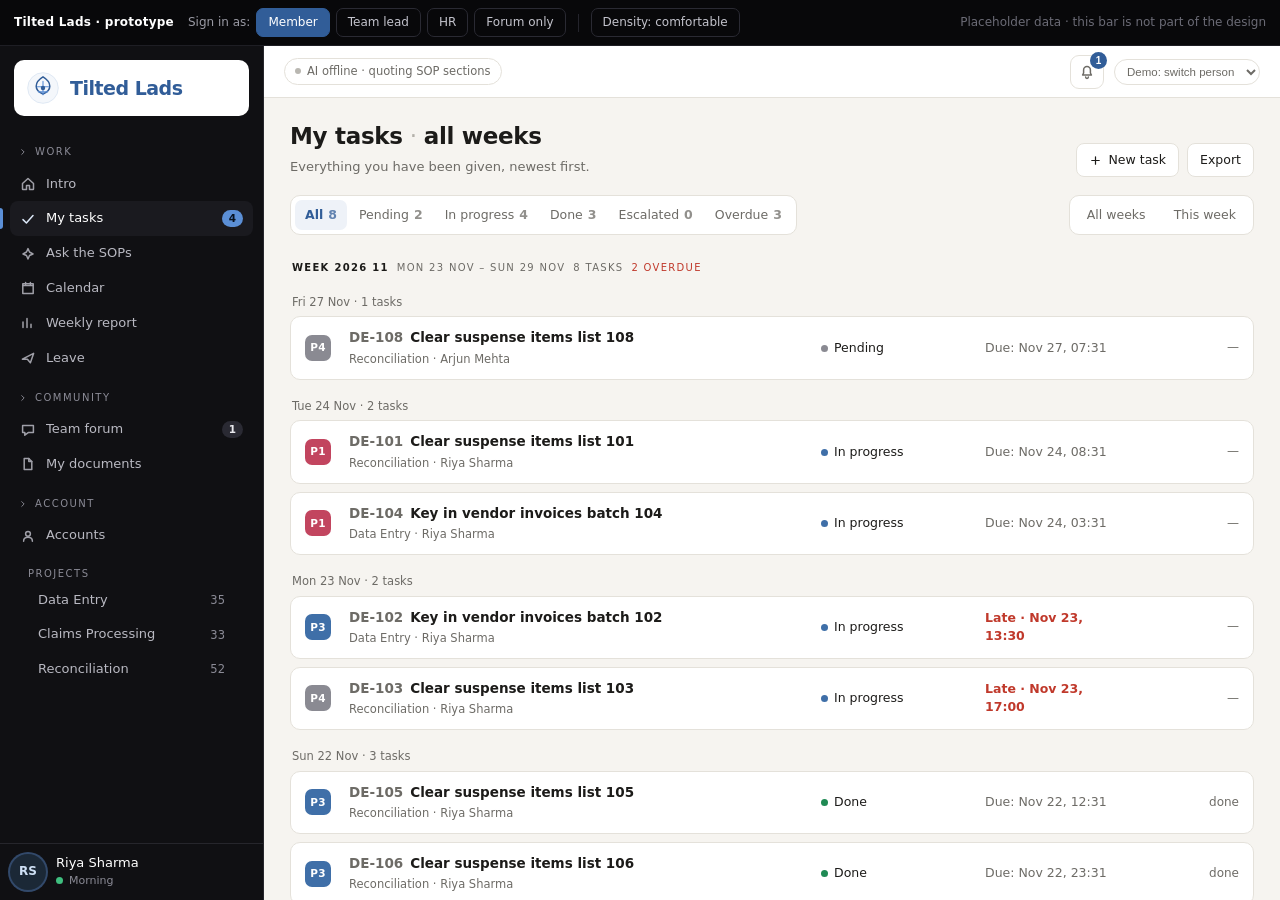
<file: prototype/shell-prototype.html>
<!doctype html>
<html lang="en">
<head>
<meta charset="utf-8">
<meta name="viewport" content="width=device-width, initial-scale=1">
<title>Tilted Lads · LeadDesk shell prototype</title>
<style>
  :root{
    --rail:#101013; --rail-2:#1a1a1f; --rail-line:#26262c;
    --on-rail:#e9e9ee; --muted-rail:#8b8b96; --accent-rail:#5b8fd6;
    --bg:#f6f4f0; --card:#ffffff; --line:#e4e1da;
    --ink:#1c1b19; --muted:#6d6b66;
    --accent:#315d98; --accent-soft:#eef2f8;
    --green:#1f8a54; --red:#c0392b; --amber:#b7791f;
  }
  *{box-sizing:border-box}
  html,body{height:100%}
  body{margin:0;background:var(--bg);color:var(--ink);
    font:14px/1.45 "Segoe UI Variable Text","Segoe UI",system-ui,-apple-system,sans-serif}
  body.compact .row{padding:7px 14px}
  body.compact .row .ttl{font-size:13px}

  /* ---------- prototype chrome, not part of the design ---------- */
  .proto{position:fixed;inset:0 0 auto 0;height:46px;z-index:100;display:flex;align-items:center;gap:6px;
    padding:0 14px;background:#08080a;border-bottom:1px solid #1e1e24;color:#9a9aa4;font-size:12px;
    overflow-x:auto;white-space:nowrap}
  .proto b{color:#fff;font-weight:600;letter-spacing:.02em;margin-right:8px;white-space:nowrap}
  .proto > span{flex:none}
  .proto .sep{width:1px;height:18px;background:#24242c;margin:0 6px;flex:none}
  .proto button{flex:none;border:1px solid #2a2a33;background:none;color:#c3c3cc;font:inherit;
    padding:5px 11px;border-radius:7px;cursor:pointer}
  .proto button:hover{border-color:#3a3a46;color:#fff}
  .proto button.on{background:var(--accent);border-color:var(--accent);color:#fff}
  .proto span.hint{margin-left:auto;color:#6b6b76;white-space:nowrap}

  /* ---------- shell ---------- */
  .app{position:fixed;inset:46px 0 0 0;display:grid;grid-template-columns:264px minmax(0,1fr)}
  .rail{background:var(--rail);color:var(--on-rail);display:flex;flex-direction:column;
    border-right:1px solid var(--rail-line);overflow:hidden}
  .plate{margin:14px;padding:11px 12px;background:#fff;border-radius:10px;display:flex;gap:10px;align-items:center}
  .plate svg{width:34px;height:34px;flex:none}
  .plate .word{font-weight:800;font-size:19px;letter-spacing:-.5px;color:var(--accent);line-height:1}
  .plate .sub{font-size:7.5px;letter-spacing:.2em;color:#7b7a76;margin-top:4px;text-transform:uppercase}
  .nav{flex:1;overflow:auto;padding:0 10px 12px}
  .nav::-webkit-scrollbar{width:8px}
  .nav::-webkit-scrollbar-thumb{background:#2a2a33;border-radius:8px}
  .grp{margin-top:8px}
  .hd{width:100%;display:flex;align-items:center;gap:7px;background:none;border:0;cursor:pointer;
    color:var(--muted-rail);font:inherit;font-size:10px;letter-spacing:.15em;text-transform:uppercase;
    padding:7px 8px}
  .hd:hover{color:#b9b9c2}
  .hd .chev{transition:transform .16s ease;display:flex}
  .hd .chev svg{transition:transform .16s ease}
  .grp.closed .hd .chev svg{transform:rotate(-90deg)}
  .grp.closed .items{display:none}
  .hd .at{width:6px;height:6px;border-radius:50%;background:var(--accent-rail);margin-left:auto}
  .grp.closed .hd .at{display:block}
  .grp:not(.closed) .hd .at{display:none}
  .item{position:relative;display:flex;align-items:center;gap:10px;padding:8px 10px;border-radius:8px;
    color:#b9b9c2;font-size:13px;cursor:pointer;user-select:none}
  .item svg{width:16px;height:16px;flex:none;opacity:.85}
  .item .lbl{flex:1;white-space:nowrap;overflow:hidden;text-overflow:ellipsis}
  .item:hover{background:var(--rail-2);color:#fff}
  .item.on{background:var(--rail-2);color:#fff}
  .item.on::before{content:"";position:absolute;left:-10px;top:7px;bottom:7px;width:3px;
    border-radius:0 3px 3px 0;background:var(--accent-rail)}
  .item.on svg{opacity:1;color:#dce8f8}
  .badge{background:#2a2a33;color:#e9e9ee;font-size:10.5px;padding:1px 7px;border-radius:999px;
    min-width:20px;text-align:center;font-weight:600}
  .item.on .badge{background:var(--accent-rail);color:#08121f}

  .proj{padding:14px 18px 0;color:var(--muted-rail);font-size:10px;letter-spacing:.15em;text-transform:uppercase}
  .proj a{position:relative;display:flex;gap:10px;align-items:center;margin:2px 0;padding:7px 10px;
    border-radius:8px;color:#b9b9c2;font-size:13px;letter-spacing:0;text-transform:none;cursor:pointer}
  .proj a:hover{background:var(--rail-2);color:#fff}
  .proj a.on{background:var(--rail-2);color:#fff}
  .proj a.on::before{content:"";position:absolute;left:-10px;top:6px;bottom:6px;width:3px;
    border-radius:0 3px 3px 0;background:var(--accent-rail)}
  .proj .n{margin-left:auto;color:var(--muted-rail);font-size:11.5px}

  .foot{border-top:1px solid var(--rail-line);padding:10px;display:flex;gap:10px;align-items:center;cursor:pointer}
  .foot:hover{background:#15151a}
  .ava{width:36px;height:36px;border-radius:50%;display:grid;place-items:center;flex:none;
    background:#1b2836;color:#cfe0f5;font-weight:700;font-size:12px;
    box-shadow:0 0 0 2px rgba(91,143,214,.45)}
  .foot .nm{font-size:13px;color:#fff;line-height:1.2}
  .foot .sh{display:flex;gap:6px;align-items:center;font-size:11px;color:var(--muted-rail);margin-top:2px}
  .sh i{width:7px;height:7px;border-radius:50%;background:#4a4a55;display:block}
  .sh i.on{background:#3fbf7f}

  main{display:flex;flex-direction:column;min-width:0;overflow:hidden}
  .top{flex:none;height:52px;display:flex;align-items:center;gap:10px;padding:0 20px;
    background:var(--card);border-bottom:1px solid var(--line)}
  .pill{border:1px solid var(--line);border-radius:999px;padding:4px 10px;font-size:11.5px;
    color:var(--muted);display:flex;gap:6px;align-items:center}
  .pill i{width:6px;height:6px;border-radius:50%;background:#b9b7b1;display:block}
  .iconbtn{position:relative;width:34px;height:34px;border-radius:9px;border:1px solid var(--line);
    background:#fff;display:grid;place-items:center;cursor:pointer;color:var(--muted)}
  .iconbtn:hover{border-color:#cfd8e6;color:var(--ink)}
  .iconbtn .bub{position:absolute;top:-4px;right:-4px;min-width:17px;height:17px;border-radius:999px;
    background:var(--accent);color:#fff;font-size:10px;font-weight:700;display:grid;place-items:center;
    padding:0 4px}
  .spacer{margin-left:auto}
  .content{overflow:auto;padding:22px 26px 60px}

  /* ---------- page ---------- */
  .head{display:flex;align-items:flex-end;gap:16px;margin-bottom:16px}
  h1{margin:0;font-size:23px;letter-spacing:-.3px}
  .head .dot{color:#b3b0a9;font-weight:400;margin:0 7px}
  .sub{color:var(--muted);font-size:13px;margin-top:5px}
  .actions{margin-left:auto;display:flex;gap:8px;flex:none}
  .btn{border:1px solid var(--line);background:#fff;color:var(--ink);font:inherit;font-size:12.5px;
    padding:7px 12px;border-radius:8px;cursor:pointer;display:flex;gap:7px;align-items:center}
  .btn:hover{border-color:#cfd8e6}
  .btn.primary{background:var(--accent);border-color:var(--accent);color:#fff}
  .btn.primary:hover{background:#2b528a}

  .bar{position:sticky;top:0;z-index:6;display:flex;align-items:center;gap:10px;
    background:var(--bg);padding:2px 0 10px}
  .chips{display:flex;gap:2px;background:var(--card);border:1px solid var(--line);
    border-radius:10px;padding:4px;overflow-x:auto}
  .chip{border:0;background:none;font:inherit;font-size:12.5px;color:var(--muted);padding:6px 10px;
    border-radius:7px;cursor:pointer;white-space:nowrap}
  .chip b{font-weight:600;opacity:.75;margin-left:5px}
  .chip:hover{color:var(--ink)}
  .chip.on{background:var(--accent-soft);color:var(--accent);font-weight:600}
  .toggle{margin-left:auto;display:flex;gap:2px;background:var(--card);border:1px solid var(--line);
    border-radius:10px;padding:4px;flex:none}
  .toggle button{border:0;background:none;font:inherit;font-size:12.5px;color:var(--muted);
    padding:6px 13px;border-radius:7px;cursor:pointer}
  .toggle button.on{background:#fff;color:var(--ink);font-weight:600;
    box-shadow:0 1px 2px rgba(20,30,50,.13);outline:1px solid var(--line)}

  .weekh{position:sticky;top:52px;z-index:5;background:var(--bg);display:flex;flex-wrap:wrap;gap:8px;
    align-items:center;padding:16px 2px 8px;font-size:10px;letter-spacing:.13em;text-transform:uppercase;
    color:var(--muted)}
  .weekh b{color:var(--ink);font-weight:600;letter-spacing:.13em}
  .weekh .now{background:var(--accent-soft);color:var(--accent);border-radius:999px;padding:2px 8px;
    font-size:9.5px;font-weight:700;letter-spacing:.1em}
  .weekh .late{color:var(--red)}
  .dayh{font-size:11.5px;color:var(--muted);padding:10px 2px 6px}

  .row{display:grid;grid-template-columns:30px minmax(0,1fr) 150px 132px 108px;gap:14px;
    align-items:center;background:var(--card);border:1px solid var(--line);border-radius:10px;
    padding:11px 14px;margin-bottom:8px;cursor:pointer}
  .row:hover{border-color:#ccd7e6;box-shadow:0 3px 10px rgba(20,30,50,.07)}
  .p{width:26px;height:26px;border-radius:7px;display:grid;place-items:center;color:#fff;
    font-size:10.5px;font-weight:700;letter-spacing:.02em}
  .p1{background:#c2455f}.p2{background:#b7791f}.p3{background:#3f6fa8}.p4{background:#8a8a92}
  .ttl{font-size:13.5px;font-weight:600;overflow:hidden;text-overflow:ellipsis;white-space:nowrap}
  .code{color:var(--muted);font-weight:600;margin-right:7px;font-variant-numeric:tabular-nums}
  .meta{font-size:11.5px;color:var(--muted);margin-top:3px;overflow:hidden;text-overflow:ellipsis;white-space:nowrap}
  .st{display:flex;align-items:center;gap:6px;font-size:12.5px}
  .st i{width:7px;height:7px;border-radius:50%;display:block;flex:none}
  .due{font-size:12.5px;color:var(--muted)}
  .due.late{color:var(--red);font-weight:600}
  .when{font-size:12px;color:var(--muted);text-align:right}
  .noev{display:inline-flex;gap:4px;align-items:center;font-size:10.5px;color:var(--red);margin-top:3px}

  .card{background:var(--card);border:1px solid var(--line);border-radius:10px;padding:16px;
    box-shadow:0 1px 2px rgba(20,30,50,.04)}
  .empty{text-align:center;padding:52px 20px;color:var(--muted)}
  .empty h3{margin:0 0 6px;font-size:15px;color:var(--ink)}
  .grid2{display:grid;grid-template-columns:1.35fr .85fr;gap:16px;align-items:start}
  .kpis{display:grid;grid-template-columns:repeat(4,1fr);gap:10px;margin-bottom:16px}
  .kpi{background:var(--card);border:1px solid var(--line);border-radius:10px;padding:12px 14px}
  .kpi .n{font-size:22px;font-weight:700;letter-spacing:-.5px}
  .kpi .l{font-size:11.5px;color:var(--muted);margin-top:2px}
  .kpi.bad .n{color:var(--red)}

  /* ---------- forum ---------- */
  .forum{display:grid;grid-template-columns:190px minmax(0,1fr);gap:18px;align-items:start}
  .chan a{display:flex;justify-content:space-between;padding:7px 9px;border-radius:8px;font-size:13px;
    color:var(--muted);cursor:pointer}
  .chan a:hover{background:#efece6;color:var(--ink)}
  .chan a.on{background:#e9e6df;color:var(--ink);font-weight:600}
  .thread{background:var(--card);border:1px solid var(--line);border-radius:10px;padding:13px 15px;
    margin-bottom:8px;cursor:pointer}
  .thread:hover{border-color:#ccd7e6}
  .thread h4{margin:0;font-size:13.5px;display:flex;gap:8px;align-items:center}
  .thread .tm{font-size:11.5px;color:var(--muted);margin-top:4px}
  .tag{font-size:10px;background:#f1eee8;color:var(--muted);border-radius:999px;padding:2px 8px;font-weight:600}
  .tag.q{background:#fdf2e2;color:#8a5a12}
  .post{padding:11px 0;border-top:1px solid #f1eee8;font-size:13px}
  .post .who{font-weight:600;font-size:12.5px}
  .post .when{text-align:left;font-size:11px;color:var(--muted);margin-left:7px;font-weight:400}
  .mention{background:#e8f0fb;color:#2b5a92;border-radius:5px;padding:1px 5px;font-weight:600}
  .mention.all{background:#fdeaea;color:#a5352a}

  /* ---------- slide-over ---------- */
  .scrim{position:fixed;inset:46px 0 0 0;background:rgba(16,16,19,.28);z-index:60;display:none}
  .scrim.on{display:block}
  .panel{position:fixed;top:46px;right:0;bottom:0;width:470px;max-width:92vw;background:var(--card);
    border-left:1px solid var(--line);box-shadow:-16px 0 40px rgba(16,22,35,.16);z-index:61;
    overflow:auto;padding:22px 24px 48px;display:none}
  .panel.on{display:block}
  .panel h2{margin:0 0 4px;font-size:18px}
  .panel .ph{font-size:11.5px;color:var(--muted);display:flex;gap:8px;align-items:center;flex-wrap:wrap}
  .sect{margin-top:22px}
  .sect h5{margin:0 0 8px;font-size:10px;letter-spacing:.14em;text-transform:uppercase;color:var(--muted)}
  .quote{border-left:3px solid var(--accent);background:#f7f9fc;padding:10px 12px;border-radius:0 8px 8px 0;
    font-size:12.5px;color:#33404f}
  .quote .src{display:block;margin-top:7px;font-size:11px;color:var(--muted)}
  .note{font-size:12.5px;color:#4b4a46;margin-top:9px}
  .file{display:flex;gap:10px;align-items:center;border:1px solid var(--line);border-radius:9px;
    padding:9px 11px;margin-bottom:7px;font-size:12.5px}
  .file .v{font-size:10px;background:#eef2f8;color:var(--accent);border-radius:5px;padding:1px 6px;
    font-weight:700}
  .file .lk{font-size:10.5px;color:var(--muted);margin-left:auto;display:flex;gap:4px;align-items:center}
  .drop{border:1.5px dashed #d6d2c9;border-radius:10px;padding:16px;text-align:center;color:var(--muted);
    font-size:12.5px;margin-top:8px}
  .line{height:1px;background:var(--line);margin:18px 0}
  .mini{font-size:11.5px;color:var(--muted)}
  .menu{position:fixed;left:14px;bottom:76px;width:230px;background:#fff;border:1px solid var(--line);
    border-radius:10px;box-shadow:0 18px 40px rgba(16,22,35,.22);padding:6px;z-index:70;display:none}
  .menu.on{display:block}
  .menu button{width:100%;text-align:left;border:0;background:none;font:inherit;font-size:13px;
    padding:8px 10px;border-radius:7px;cursor:pointer;color:var(--ink)}
  .menu button:hover{background:#f4f1ea}
  .menu .hr{height:1px;background:var(--line);margin:5px 4px}

  /* ---------- drawer ---------- */
  .phonebtn{display:none}
  .drawer{position:fixed;top:46px;left:0;bottom:0;width:82vw;max-width:380px;background:var(--rail);
    z-index:55;transform:translateX(-110%);transition:transform .22s ease;overflow:auto;padding:6px 10px 20px;
    border-right:1px solid var(--rail-line)}
  .drawer.on{transform:none}
  .drawer .close{position:absolute;top:10px;right:12px;border:0;background:none;color:#b8b5b0;
    font:inherit;font-size:18px;line-height:1;cursor:pointer}
  .drawer .plate{margin:38px 8px 8px}
  .drawer .foot{position:absolute;bottom:0;left:0;right:0;margin:0}

  @media (max-width:1180px){
    .app{grid-template-columns:60px minmax(0,1fr)}
    .plate{margin:10px 8px;padding:8px;justify-content:center}
    .plate .word,.plate .sub{display:none}
    .item .lbl,.item .badge,.hd span.t,.proj span.t,.foot .nm,.foot .sh,.toggle,.proj .n{display:none}
    .grp{border-top:1px solid var(--rail-line);padding-top:2px;margin-top:4px}
    .hd{justify-content:center;padding:8px 0}
    .item,.proj a{justify-content:center}
    .foot{justify-content:center}
    .row{grid-template-columns:30px minmax(0,1fr) 120px}
    .row .st,.row .when{display:none}
  }
  @media (max-width:760px){
    body.mb:not(.draweron) .phonebtn{display:flex}
    body.draweron .app .rail{display:none}
    body.draweron .scrim{display:block}
    .app{grid-template-columns:1fr}
    .scrim{z-index:50}
    .foot{position:sticky;bottom:0;background:var(--rail);border-top:1px solid var(--rail-line);padding:0;gap:0;margin:0 -0.7em 0 0}
    .foot .ava{border-radius:0}
  }
</style>
</head>
<body>
<div class="proto">
  <b>Tilted Lads · prototype</b>
  <span>Sign in as:</span>
  <button data-role="member">Member</button>
  <button data-role="lead">Team lead</button>
  <button data-role="hr">HR</button>
  <button data-role="forum">Forum only</button>
  <span class="sep"></span>
  <button id="density">Density: comfortable</button>
  <span class="hint">Placeholder data · this bar is not part of the design</span>
</div>
<div class="app" id="app"></div>
<div class="scrim" id="scrim"></div>
<div class="panel" id="panel"></div>
<div class="menu" id="menu">
  <button>Accounts</button>
  <button>Change password</button>
  <div class="hr"></div>
  <button>Sign out</button>
</div>
<script>
const I = {
  home:'<path d="M2.5 7.5 8 2.5l5.5 5V13a.5.5 0 0 1-.5.5H9.5v-4h-3v4H3a.5.5 0 0 1-.5-.5z"/>',
  check:'<path d="M3 8.6 6.4 12 13 4.6"/>',
  spark:'<path d="M8 2.6l1.5 3.4L13 8l-3.5 1.5L8 13l-1.5-3.5L3 8l3.5-2z"/>',
  cal:'<path d="M2.8 5.4h10.4v8H2.8z"/><path d="M2.8 5.4V3.8h10.4v1.6M5.6 2.4v2M10.4 2.4v2"/>',
  chart:'<path d="M3 12.6V7M7 12.6V3.6M11 12.6V9.2"/>',
  leave:'<path d="M2.4 9.2 13.6 3.4l-3.2 9.4-3-3.6z"/>',
  user:'<circle cx="8" cy="5.8" r="2.4"/><path d="M3.6 13.2c0-2.4 2-3.9 4.4-3.9s4.4 1.5 4.4 3.9"/>',
  forum:'<path d="M2.6 4.4h10.8v7.2H8.2l-3.4 2.6v-2.6H2.6z"/>',
  doc:'<path d="M4.2 2.6h4.6l3 3v8H4.2z"/><path d="M8.8 2.6v3h3"/>',
  lock:'<rect x="3.6" y="7" width="8.8" height="6.4" rx="1"/><path d="M5.9 7V5.4a2.1 2.1 0 0 1 4.2 0V7"/>',
  users:'<circle cx="6" cy="5.6" r="2.1"/><path d="M2.2 12.8c0-2.1 1.7-3.4 3.8-3.4s3.8 1.3 3.8 3.4"/><path d="M10.6 4.2a2 2 0 0 1 0 3.6M12.2 12.4c0-1.5-.5-2.5-1.4-3"/>',
  board:'<rect x="2.6" y="3" width="4.2" height="10" rx="1"/><rect x="9.2" y="3" width="4.2" height="6" rx="1"/>',
  bell:'<path d="M8 2.6a3.4 3.4 0 0 1 3.4 3.4v3l1 2H3.6l1-2v-3A3.4 3.4 0 0 1 8 2.6z"/><path d="M6.6 13a1.4 1.4 0 0 0 2.8 0"/>',
  plus:'<path d="M8 3.4v9.2M3.4 8h9.2"/>',
  search:'<circle cx="7" cy="7" r="3.4"/><path d="M9.6 9.6 13 13"/>',
  shield:'<path d="M8 2.4l4.6 1.8v3.6c0 2.8-1.9 4.6-4.6 5.8-2.7-1.2-4.6-3-4.6-5.8V4.2z"/>',
  clock:'<circle cx="8" cy="8" r="5.4"/><path d="M8 5v3.2l2 1.2"/>',
  chev:'<path d="M6 4.2 9.8 8 6 11.8"/>'
};
const svg = (n, s) => `<svg viewBox="0 0 16 16" width="${s||16}" height="${s||16}" fill="none"
  stroke="currentColor" stroke-width="1.5" stroke-linecap="round" stroke-linejoin="round">${I[n]||''}</svg>`;
const brandMark = `<svg viewBox="0 0 40 40" width="34" height="34">
  <circle cx="20" cy="20" r="18" fill="#f4f7fb" stroke="#dbe5f2"/>
  <path d="M20 7c5 3 8 6 8 11 0 4-3 7-8 9-5-2-8-5-8-9 0-5 3-8 8-11z" fill="none" stroke="#315d98" stroke-width="1.8"/>
  <path d="M20 12v16M13.5 18.5h13M14.5 24.5h11" stroke="#5b8fd6" stroke-width="1.3" stroke-linecap="round"/>
  <circle cx="20" cy="20" r="2.6" fill="#315d98"/>
</svg>`;

/* ---------------- real people, reduced scale ---------------- */
const PEOPLE = {
  member:  {name:'Riya Sharma',      initials:'RS', shift:'Morning',    employee:'EMP0001', roleLabel:'Team member',   role:'member'},
  lead:    {name:'Priya Kulkarni',  initials:'PK', shift:'—',         employee:'EMP0090', roleLabel:'Team lead',     role:'lead'},
  hr:      {name:'Sahil Rao (HR)',  initials:'SR', shift:'—',         employee:'EMP0120', roleLabel:'HR · Operations', role:'hr'},
  forum:   {name:'Dev Account',     initials:'DA', shift:'—',         employee:'dev',     roleLabel:'Tester · forum only', role:'forum'}
};

/* ---------------- real task data from the DB (reduced set) ---------------- */
const TASKS = [
  {code:'DE-101', title:'Clear suspense items list 101', type:'Reconciliation',      who:'Riya Sharma', p:1, st:'in_progress', dueISO:'2026-11-24T08:31', due:'Nov 24, 08:31',   late:true,  done:false},
  {code:'DE-102', title:'Key in vendor invoices batch 102', type:'Data Entry',    who:'Riya Sharma', p:3, st:'in_progress', dueISO:'2026-11-23T13:30', due:'Nov 23, 13:30',   late:true,  done:false},
  {code:'DE-103', title:'Clear suspense items list 103', type:'Reconciliation',      who:'Riya Sharma', p:4, st:'in_progress', dueISO:'2026-11-23T17:00', due:'Nov 23, 17:00',   late:true,  done:false},
  {code:'DE-104', title:'Key in vendor invoices batch 104', type:'Data Entry',    who:'Riya Sharma', p:1, st:'in_progress', dueISO:'2026-11-24T03:31', due:'Nov 24, 03:31',   late:true,  done:false},
  {code:'DE-105', title:'Clear suspense items list 105', type:'Reconciliation',      who:'Riya Sharma', p:3, st:'done',        dueISO:'2026-11-22T12:31', due:'Nov 22, 12:31',   late:false, done:true},
  {code:'DE-106', title:'Clear suspense items list 106', type:'Reconciliation',      who:'Riya Sharma', p:3, st:'done',        dueISO:'2026-11-22T23:31', due:'Nov 22, 23:31',   late:false, done:true},
  {code:'DE-107', title:'Enter claim forms - courier lot 107', type:'Data Entry',    who:'Riya Sharma', p:2, st:'done',        dueISO:'2026-11-22T05:31', due:'Nov 22, 05:31',   late:false, done:true},
  {code:'DE-108', title:'Clear suspense items list 108', type:'Reconciliation',      who:'Arjun Mehta',  p:4, st:'pending',     dueISO:'2026-11-27T07:31', due:'Nov 27, 07:31',   late:false, done:false}
];

const GUIDE = {
  Data_Entry: 'Data Entry and Reconciliation SOP v2.0 · section 3 (data entry quality checks). ' +
    'All amounts above Rs. 50,000 are double-keyed: a second person enters the amount independently and the system compares both entries. ' +
    'Dates are entered as DD-MM-YYYY; PAN and GSTIN fields are copied, never retyped.',
  Reconciliation: 'Data Entry and Reconciliation SOP v2.0 · section 2 (shift handover). ' +
    'The outgoing shift writes a handover note in the team tracker 15 minutes before shift end, listing open items, items waiting on the client ' +
    'and anything due in the next shift. Open items older than 2 days must be flagged to the Team Lead in the handover.'
};

const ST = {pending:'Pending', in_progress:'In progress', done:'Done', escalated:'Escalated'};

const TODAY = '2026-11-23'; // prototype clock, trimmed

const TAGS = [
  ['All',8],['Pending',2],['In progress',4],['Done',3],['Escalated',0],['Overdue',3]
];

const THREADS = [
  {title:'Batch 77 keyed twice — how do I reverse it?', by:'Arjun Mehta', at:'Tue, Nov 24', kind:'question',
   mentions:['@Priya Kulkarni'],
   replies:[{by:'Riya Sharma', text:'The duplicate payment check covers keyed batches; send the reversal form plus the batch screenshot before I close it.', at:'Tue, 10:14'}]},
  {title:'SOP gap: refund approval limit unknown', by:'Riya Sharma', at:'Mon, Nov 23', kind:'question',
   mentions:[],
   replies:[]},
  {title:'Shift handover — Evening shift', by:'Priya Kulkarni', at:'Mon, Nov 23', kind:'update',
   mentions:['@Arjun Mehta','@Riya Sharma'],
   replies:[{by:'Arjun Mehta', text:'Evening queue: two suspense items plus one refund pending on client input.', at:'Mon, 18:52'}]},
];

const VAULT = [
  {emp:'Riya Sharma',       dept:'Operations',  type:'offer_letter',    name:'EMP0001_offer_letter.pdf'},
  {emp:'Riya Sharma',       dept:'Operations',  type:'id_proof',        name:'EMP0001_id_proof_scan.png'},
  {emp:'Riya Sharma',       dept:'Operations',  type:'appraisal',       name:'EMP0001_appraisal_2025.docx'},
  {emp:'Arjun Mehta',       dept:'Operations',  type:'warning_letter', name:'EMP0002_warning_letter.pdf'},
  {emp:'Arjun Mehta',       dept:'Operations',  type:'appraisal',       name:'EMP0002_appraisal_2025.docx'},
  {emp:'Arjun Mehta',       dept:'Operations',  type:'id_proof',        name:'EMP0002_passport_scan.jpg'},
];

const CHANNNELS = ['#general','#claims','#data-entry'];

/* ---------------- state ---------------- */
const S = {role:'member', view:null, project:null, closed:{}, compact:false, range:'all', drawer:false, thread:null, tag:'All', toggled:{}};

function scopeForTasks(){
  if(S.project) return S.project;
  if(S.role==='lead'||S.role==='hr') return 'whole team';
  return S.range==='week' ? 'this week' : 'all weeks';
}

function taskDateKey(t){ return (t.dueISO||'').slice(0,10); }
function fmtDay(dd){ const m=['Jan','Feb','Mar','Apr','May','Jun','Jul','Aug','Sep','Oct','Nov','Dec'];
  const y=+dd.slice(0,4), mo=+dd.slice(5,7)-1, d=+dd.slice(8,10);
  const names=['Mon','Tue','Wed','Thu','Fri','Sat','Sun'];
  const dt=new Date(Date.UTC(y,mo,d));
  return names[(dt.getUTCDay()+6)%7]+' '+d+' '+m[mo]; }
function weekGroups(){
  const weeks = {};
  for(const t of TASKS){ const dk=(t.dueISO||'').slice(0,7); weeks[dk]=weeks[dk]||[]; weeks[dk].push(t); }
  const dks = Object.keys(weeks).sort().reverse();
  const dk = dks[0];
  const ts = weeks[dk];
  const dayMap = {};
  for(const t of ts){ const dd=(t.dueISO||'').slice(0,10); dayMap[dd]=dayMap[dd]||[]; dayMap[dd].push(t); }
  const groups = Object.keys(dayMap).sort().reverse().map(dd=>({day:fmtDay(dd), rows:dayMap[dd]}));
  const overdue = ts.filter(t=>!t.done && (t.dueISO||'')<=TODAY+'T23:59').length;
  const label = 'WEEK ' + dk.replace('-',' ');
  const dates = 'MON 23 NOV – SUN 29 NOV';
  return {label, dates, tasks:ts.length, overdue, groups};
}

function taskRows(rows){
  return rows.map(t=>{
    const eff = S.toggled && S.toggled[t.code] !== undefined ? (S.toggled[t.code] ? 'done' : 'pending') : t.st;
    const effDone = S.toggled && S.toggled[t.code] !== undefined ? (S.toggled[t.code] ? true : false) : t.done;
    const effLate = !effDone && (t.dueISO||'') <= (TODAY+'T23:59');
    return `
    <div class="row" data-task="${t.code}">
      <div class="p p${t.p}">P${t.p}</div>
      <div>
        <div class="ttl"><span class="code">${t.code}</span>${t.title}</div>
        <div class="meta">${t.type} · ${t.who}</div>
      </div>
      <div class="st" data-task-status="${t.code}"><i style="background:${stColor(eff)}"></i>${ST[eff]}</div>
      <div class="due${effLate?' late':''}">${effLate?'Late · ':'Due: '}${t.due}</div>
      <div class="when">${effDone?'done':'—'}</div>
    </div>`;}).join('');
}
function stColor(s){ return {pending:'#8a8a92', in_progress:'#3f6fa8', done:'#1f8a54', escalated:'#c0392b'}[s] || '#8a8a92'; }

function pageHead(screen, scope, sub, actions){
  return `<div class="head"><div><h1>${screen}<span class="dot">·</span>${scope}</h1>
    <div class="sub">${sub}</div></div>
    <div class="actions">${actions||''}</div></div>`;
}

function viewTasks(){
  const isLead = S.role==='lead'||S.role==='hr';
  const wg = weekGroups();
  const chips = TAGS.map((c,i)=>`<button class="chip ${S.tag===c[0]?'on':''}" data-tag>${c[0]}<b>${c[1]}</b></button>`).join('');
  return `
    ${pageHead(S.role==='lead'?'Tracker':'My tasks', scopeForTasks(),
      S.role==='lead'?'Everything the team has been given, newest first.':'Everything you have been given, newest first.',
      `<button class="btn" data-action2>${svg('plus',13)} New task</button><button class="btn">Export</button>`)}
    <div class="bar">
      <div class="chips">${chips}</div>
      <div class="toggle"><button data-range="all">All weeks</button><button data-range="week">This week</button></div>
    </div>
    <div class="weekh"><b>${wg.label}</b><span>${wg.dates}</span>
      ${S.range==='week'?`<span class="now">This week</span>`:''}
      <span>${wg.tasks} tasks</span><span class="${wg.overdue?'late':''}">${wg.overdue} overdue</span></div>
    ${wg.groups.map(g=>`<div class="dayh">${g.day} · ${g.rows.length} tasks</div>${taskRows(g.rows)}`).join('')}
  `;
}

function viewForum(){
  const open = S.thread ? THREADS.find(t=>t.title===S.thread) : null;
  const shown = open ? [open] : THREADS;
  const threads = shown.map(t=>`
        <div class="thread" data-task="thread">
          <h4>${t.title} <span class="tag ${t.kind==='question'?'q':''}">${t.kind}</span></h4>
          <div class="tm">${t.by} · ${t.at} · ${t.replies.length} replies · pings: ${t.mentions.join(', ')||'none'}</div>
        </div>`).join('');
  const active = S.thread ? '#claims' : (S.channel||'#general');
  const list = open ? `<div class="thread" data-task="thread">${threadHtml(open)}</div>` : threads;
  function threadHtml(t){
    return `<div class="thread" data-task="thread">
          <h4>${t.title} <span class="tag ${t.kind==='question'?'q':''}">${t.kind}</span></h4>
          <div class="tm">${t.by} · ${t.at} · ${t.replies.length} replies · pings: ${t.mentions.join(', ')||'none'}</div>
          ${t.replies.map(r=>`<div class="post"><span class="who">${r.by}</span><span class="when">${r.at}</span>
            <div style="margin-top:5px">${r.text}</div></div>`).join('')}
          ${t.replies.length===0?'<div class="mini" style="margin-top:8px">No replies yet — be the first.</div>':''}
        </div>`;
  }
  return `
    ${pageHead('Team forum', active, 'Doubts, problems and work talk — one channel per queue, threads inside.')}
    <div class="forum">
      <div class="card chan">
        <div class="mini" style="margin-bottom:8px">Channels</div>
        ${CHANNNELS.map(c=>`<a class="${c===active?'on':''}" data-channel="${c}">${c}</a>`).join('')}
      </div>
      <div>${list}</div>
      <div class="card" style="margin-top:14px">
        <h4 style="margin:0;font-size:13.5px">${open?open.title:'Open a thread to reply'}</h4>
        ${open?`<div class="mini" style="margin-top:8px">Reply in the thread… type <b>@</b> to mention a person</div>`:''}
      </div>
    </div>
  `;
}

function viewVault(){
  return `
    ${pageHead('Document vault', 'Operations', 'Encrypted documents for the reduced demo scope. Uploads, audits and retention all write through the vault layer.', `<button class="btn primary">${svg('plus',13)} Upload</button>`)}
    <div class="bar"><div class="chips">
      ${[['All',6],['offer_letter',2],['id_proof',2],['appraisal',2],['warning_letter',0]].map((c,i)=>
        `<button class="chip ${i===0?'on':''}">${c[0]}<b>${c[1]}</b></button>`).join('')}
    </div><div class="toggle"><button data-range="all">Encrypted</button><button>Audit</button></div></div>
    ${VAULT.map(d=>`
      <div class="row" data-task="vault" style="grid-template-columns:30px minmax(0,1fr) 190px 150px">
        <div class="p p3" style="background:#eef2f8;color:var(--accent)">${svg('lock',13)}</div>
        <div><div class="ttl">${d.type.replace('_',' ')} — ${d.name}</div>
          <div class="meta">${d.emp} · ${d.dept}</div></div>
        <div class="due">Uploaded Oct 12 · scan (OCR)</div>
        <div class="when" style="color:var(--green)">encrypted · AES-256</div>
      </div>`).join('')}
    <div class="mini" style="margin-top:12px">Every view and download writes an audit entry. Clicking a document shows the stored bytes next to the decrypted text.</div>
  `;
}

function viewPlaceholder(label, blurb){
  return `${pageHead(label, S.project||'team', blurb)}\n    <div class="card empty"><h3>${label} — sketched, not built</h3>\n      <div>${blurb} This page is a placeholder in the prototype; the layout follows the tracker conventions.</div></div>`;
}

function viewOverview(){
  const openTasks = TASKS.filter(t=>!t.done).length;
  const overdue = TASKS.filter(t=>!t.done && (t.due||'')<=TODAY).length;
  return `${pageHead('Overview', 'today', 'What needs you first, counted from live data.')}
    <div class="kpis">
      <div class="kpi"><div class="n">${TASKS.length}</div><div class="l">tasks on the board</div></div>
      <div class="kpi bad"><div class="n">${overdue}</div><div class="l">overdue</div></div>
      <div class="kpi"><div class="n">${openTasks}</div><div class="l">open now</div></div>
      <div class="kpi"><div class="n">${VAULT.length}</div><div class="l">encrypted docs (demo)</div></div>
    </div>
    <div class="grid2">
      <div class="card"><div class="mini" style="margin-bottom:10px">Needs you first</div>
        ${[['Escalated: two claims tasks with no owner','DE-101 · 2 days late'],['Open tasks older than 2 days','3 open'],['Done tasks with no evidence','1 this week']].map(r=>`
          <div style="display:flex;gap:10px;align-items:center;padding:9px 0;border-top:1px solid #f1eee8">
            <span class="p p1" style="width:22px;height:22px;font-size:9px">!</span>
            <div><div style="font-size:13px;font-weight:600">${r[0]}</div><div class="mini">${r[1]}</div></div></div>`).join('')}
      </div>
      <div class="card"><div class="mini" style="margin-bottom:10px">Workload</div>
        ${[['Load line','1 person · ' + TASKS.filter(t=>t.who==='Riya Sharma').length + ' open tasks'],['Team average','—'],['Most loaded','Riya Sharma · ' + TASKS.filter(t=>t.who==='Riya Sharma').length + ' tasks']].map(r=>`
          <div style="display:flex;justify-content:space-between;padding:8px 0;border-top:1px solid #f1eee8;font-size:12.5px">
            <span class="mini">${r[0]}</span><b>${r[1]}</b></div>`).join('')}
      </div>
    </div>`;
}

/* ---------------- task detail panel ---------------- */
function openTask(code){
  const panel = document.getElementById('panel');
  const t = TASKS.find(x=>x.code===code) || {code:code,title:'Placeholder task',type:'Data Entry',who:'Riya Sharma',st:'in_progress',due:'—',p:3,done:false,late:false};
  const isDone = !!t.done || (localStorage.getItem('tl-done-'+code)?true:false) || (S.doneSet||{})[code];
  panel.innerHTML = `
    <div class="ph"><span class="p p${t.p}" style="width:24px;height:24px;font-size:10px">P${t.p}</span>
      <span class="code">${t.code}</span><span>${t.type}</span><span>·</span><span>${t.who}</span></div>
    <h2 style="margin-top:10px">${t.title}</h2>
    <div class="ph" style="margin-top:8px"><span class="st"><i style="background:${stColor(t.st)}"></i>${ST[t.st]}</span>
      <span>·</span><span>due ${t.due}</span></div>

    <div class="sect"><h5>How to do this task</h5>
      <div class="quote">${GUIDE[t.type]||'Guide for '+t.type}</div>
      <div class="note"><b>Lead's note:</b> Client has not sent the signed form; waiting since yesterday.</div>
      <div class="mini" style="margin-top:8px">AI draft: off for this task. The lead can turn it on per task.</div>
    </div>

    <div class="sect"><h5>Evidence</h5>
      <div class="file"><span class="v">v2</span> ${t.code.toLowerCase()}-evidence-2.pdf
        <span class="lk">${svg('lock',12)} locked</span></div>
      <div class="drop">${svg('plus',14)}<div style="margin-top:6px">Drop a file, or click to upload</div>
        <div class="mini" style="margin-top:4px">PDF, PNG, JPG · encrypted before it is written</div></div>
      <div class="mini" style="margin-top:8px">A submitted file cannot be edited or deleted. To correct it, ask your lead — the new file is added as v3 and v2 stays visible.</div>
      <div style="margin-top:10px"><button class="btn">Request correction</button></div>
    </div>

    <div class="sect"><h5>Notes and explanation</h5>
      <div class="note">Upload the signed form and the batch screenshot; the reference number is on the second page.</div>
      <div class="drop" style="text-align:left;padding:9px 12px;margin-top:10px">Add a note…</div>
    </div>

    <div class="line"></div>
    <div class="mini">Change history: created ${t.due} · status ${t.st}</div>
    <div style="margin-top:14px"><button class="btn" data-close>Close</button></div>
  `;
  panel.classList.add('on');
  document.getElementById('scrim').classList.add('on');
}

/* ---------------- render ---------------- */
function rail(){
  const R = PEOPLE[S.role];
  const groups = [
    {label:'Work', items:[
      ['home','Intro',svg('home')],
      ['tasks','My tasks',svg('check')],
      ['ask','Ask the SOPs',svg('spark')],
      ['calendar','Calendar',svg('cal')],
      ['weekly','Weekly report',svg('chart')],
      ['leave','Leave',svg('leave')]
    ]},
    {label:'Community', items:[['forum','Team forum',svg('forum')],['docs','My documents',svg('doc')]]},
    {label:'Account', items:[['accounts','Accounts',svg('user')]]}
  ].map(g=>{
    const closed = S.closed[g.label];
    const at = false;
    return `<div class="grp ${closed?'closed':''}" data-grp="${g.label}">
      <button class="hd"><span class="chev">${svg('chev',10)}</span><span class="t">${g.label}</span>${at?'<i class="at"></i>':''}</button>
      <div class="items">${g.items.map(i=>{
        const on = S.view===i[0];
        const badge = i[0]==='tasks' ? (S.role==='member'?4:4) : (i[0]==='forum'?1:undefined);
        return `<div class="item ${on?'on':''}" data-view="${i[0]}">${i[2]}<span class="lbl">${i[1]}</span>${badge?`<span class="badge">${badge}</span>`:''}</div>`;
      }).join('')}</div></div>`;
  }).join('');
  const proj = R.role==='hr'||R.role==='forum' ? '' : `
    <div class="proj"><span class="t">Projects</span>
      <a class="${S.project==='Data Entry'?'on':''}" data-project="Data Entry"><span class="t">Data Entry</span><span class="n">35</span></a>
      <a class="${S.project==='Claims Processing'?'on':''}" data-project="Claims Processing"><span class="t">Claims Processing</span><span class="n">33</span></a>
      <a class="${S.project==='Reconciliation'?'on':''}" data-project="Reconciliation"><span class="t">Reconciliation</span><span class="n">52</span></a>
    </div>`;
  return `<aside class="rail">
    <div class="plate">${brandMark}<div><div class="word">Tilted Lads</div></div></div>
    <nav class="nav">${groups}${proj}</nav>
    <div class="foot" id="foot">
      <div class="ava">${R.initials}</div>
      <div><div class="nm">${R.name}</div>
        <div class="sh"><i class="${R.shift&&R.shift!=='—'?'on':''}"></i>${R.shift==='—'?'On shift · ends 18:00':R.shift}</div></div>
    </div>
  </aside>`;
}

function topbar(){
  return `<div class="top">
    <button class="iconbtn phonebtn" data-drawer>☰</button>
    <span class="pill"><i></i>AI offline · quoting SOP sections</span>
    <div class="spacer"></div>
    <button class="iconbtn" title="Notifications">${svg('bell')}<span class="bub">${S.role==='member'?1:0}</span></button>
    <select class="pill" style="padding:5px 8px;background:#fff">
      <option>Demo: switch person</option><option>Team lead</option><option>HR</option>
    </select>
  </div>`;
}

function content(){
  const v = S.view;
  if(v==='tasks') return viewTasks();
  if(v==='forum') return viewForum();
  if(v==='vault') return viewVault();
  if(v==='home') return viewOverview();
  if(v==='accounts') return viewPlaceholder('Accounts','Your details, your password, and which devices are signed in.');
  if(v==='weekly') return viewPlaceholder('Weekly report','What was done this week, by person and by queue.');
  if(v==='calendar') return viewPlaceholder('Calendar','Deadlines and interview slots in one agenda.');
  if(v==='leave') return viewPlaceholder('Leave','Your leave balance and requests, against the shift rota.');
  if(v==='ask') return viewPlaceholder('Ask the SOPs','Answers from the uploaded SOPs, with the document and section.');
  if(v==='needs') return viewPlaceholder('Needs lead','Questions the SOPs could not answer. Also the list of gaps in the SOPs.');
  if(v==='soplib') return viewPlaceholder('SOP library','Upload a PDF or DOCX, see how it was split into sections.');
  if(v==='workload') return viewPlaceholder('Workload','Tasks per person, overdue, due today, and who is over the line.');
  if(v==='audit') return viewPlaceholder('Audit log','Every upload, view, download and search, in a hash-chained log.');
  if(v==='proof') return viewPlaceholder('System proof','The measured numbers: eval scores, ciphertext entropy, audit chain.');
  if(v==='docs') return viewPlaceholder('My documents','The HR documents that belong to you.');
  if(v==='avail') return viewPlaceholder('Availability','The slots you publish for candidates to book.');
  if(v==='feedback') return viewPlaceholder('Feedback','Structured ratings, hidden until you submit your own.');
  if(v==='thread') return viewForum();
  if(v==='iv') return viewPlaceholder('Interviews','Booking, status and feedback for candidate interviews.');
  return viewPlaceholder('Page','Placeholder.');
}

function render(){
  const R = PEOPLE[S.role];
  if(!S.view) S.view = 'tasks';
  const app = document.getElementById('app');
  app.innerHTML = rail() + `<main>${topbar()}<div class="content">${content()}</div></main>`
    + `<div class="drawer">${rail()}<button class="close" data-close2>&times;</button></div>`;
  const mob = window.matchMedia('(max-width:760px)').matches;
  document.body.classList.toggle('mb', mob);
  document.body.classList.toggle('draweron', mob && S.drawer);
  const d = document.querySelector('.drawer');
  d.classList.toggle('on', mob && S.drawer);
  document.querySelectorAll('.proto [data-role]').forEach(b=>b.classList.toggle('on', b.dataset.role===S.role));
}

function closeDrawer(){ if(S.drawer){ S.drawer = false; render(); } }
document.addEventListener('click', e=>{
  const t = e.target.closest('[data-role],[data-view],[data-grp],[data-project],[data-task],[data-task-status],[data-clear],[data-channel],[data-close],[data-drawer],[data-close2],[data-range],[data-action],[data-action2],[data-chip]');
  if(e.target.id==='density'){
    S.compact = !S.compact;
    document.body.classList.toggle('compact', S.compact);
    e.target.textContent = 'Density: ' + (S.compact?'compact':'comfortable');
    e.target.classList.toggle('on', S.compact);
    return;
  }
  if(!t) { document.getElementById('menu').classList.remove('on'); closeDrawer(); return; }
  if(t.matches('[data-drawer]')){ S.drawer = !S.drawer; render(); return; }
  if(t.matches('[data-close2]')){ S.drawer = false; render(); return; }
  if(window.matchMedia('(max-width:760px)').matches && S.drawer){ S.drawer = false; render(); return; }
  if(t.dataset.range){ S.range = t.dataset.range; render(); return; }
  if(t.dataset.action2){ return; }
  if(t.dataset.tag){ S.tag = t.textContent.replace(/[0-9]/g,'').trim(); render(); return; }
  if(t.dataset.role){
    S.role = t.dataset.role; S.view = 'tasks'; S.project = null; S.channel = null; S.thread = null;
    render(); window.scrollTo(0,0); return;
  }
  if(t.dataset.grp){ S.closed[t.dataset.grp] = !S.closed[t.dataset.grp]; render(); return; }
  if(t.dataset.view){ S.view = t.dataset.view; S.channel = null; S.thread = null; render(); return; }
  if(t.dataset.project){
    S.project = S.project===t.dataset.project ? null : t.dataset.project;
    S.view = S.role==='hr'||S.role==='forum' ? 'forum' : 'tasks';
    render(); return;
  }
  if(t.dataset.channel){ S.channel = t.dataset.channel; S.view='forum'; render(); return; }
  if(t.matches('[data-task-status]')){ S.toggled = S.toggled||{}; S.toggled[t.dataset.taskStatus] = !S.toggled[t.dataset.taskStatus]; render(); return; }
  if(t.dataset.task){
    if(t.dataset.task!=='thread' && t.dataset.task!=='vault'){ openTask(t.dataset.task); return; }
    S.view='forum'; S.thread = t.dataset.task; render(); return;
  }
  if(t.dataset.close){ closePanel(); return; }
});

document.getElementById('scrim').addEventListener('click', closePanel);
function closePanel(){
  document.getElementById('panel').classList.remove('on');
  document.getElementById('scrim').classList.remove('on');
}

render();
</script>
</body>
</html>
</file>
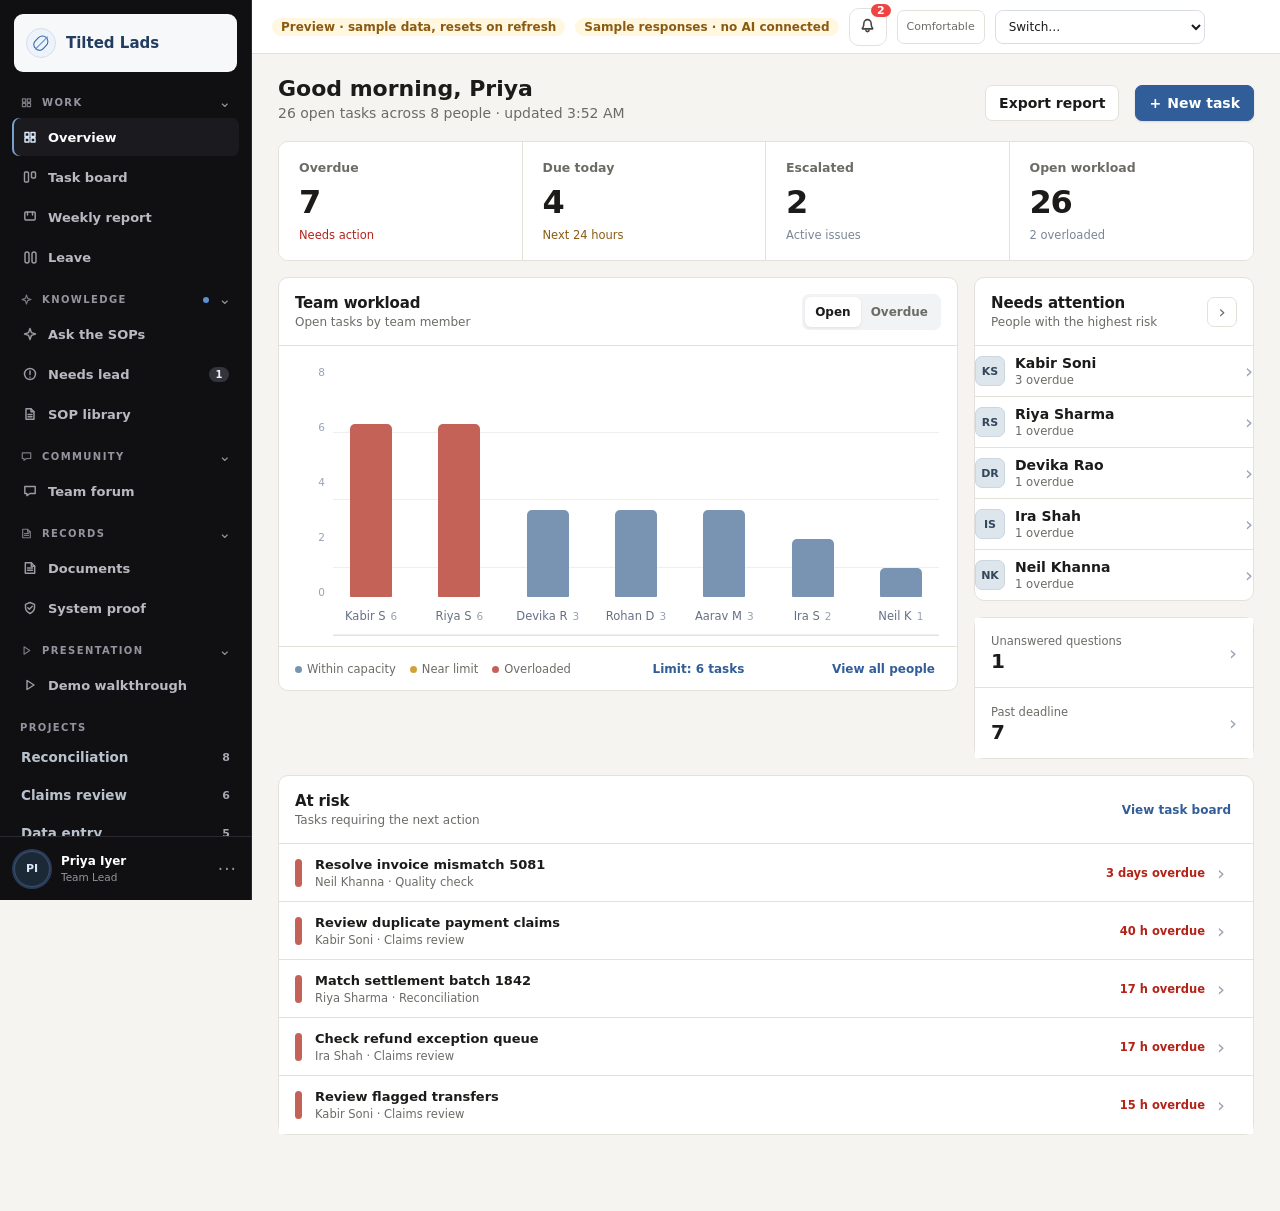
<file: static/preview.html>
<!doctype html>
<html lang="en">
<head>
  <meta charset="utf-8">
  <meta name="viewport" content="width=device-width, initial-scale=1">
  <meta name="theme-color" content="#f6f7f9">
  <meta name="leaddesk-preview" content="true">
  <title>LeadDesk | Interactive preview</title>
  <link rel="stylesheet" href="/static/styles.css?v=4">
</head>
<body>
  <div id="root"></div>
  <div class="toast-wrap" id="toasts"></div>
  <script src="/static/preview-mock.js?v=3"></script>
  <script src="/static/app.js?v=11"></script>
</body>
</html>
</file>
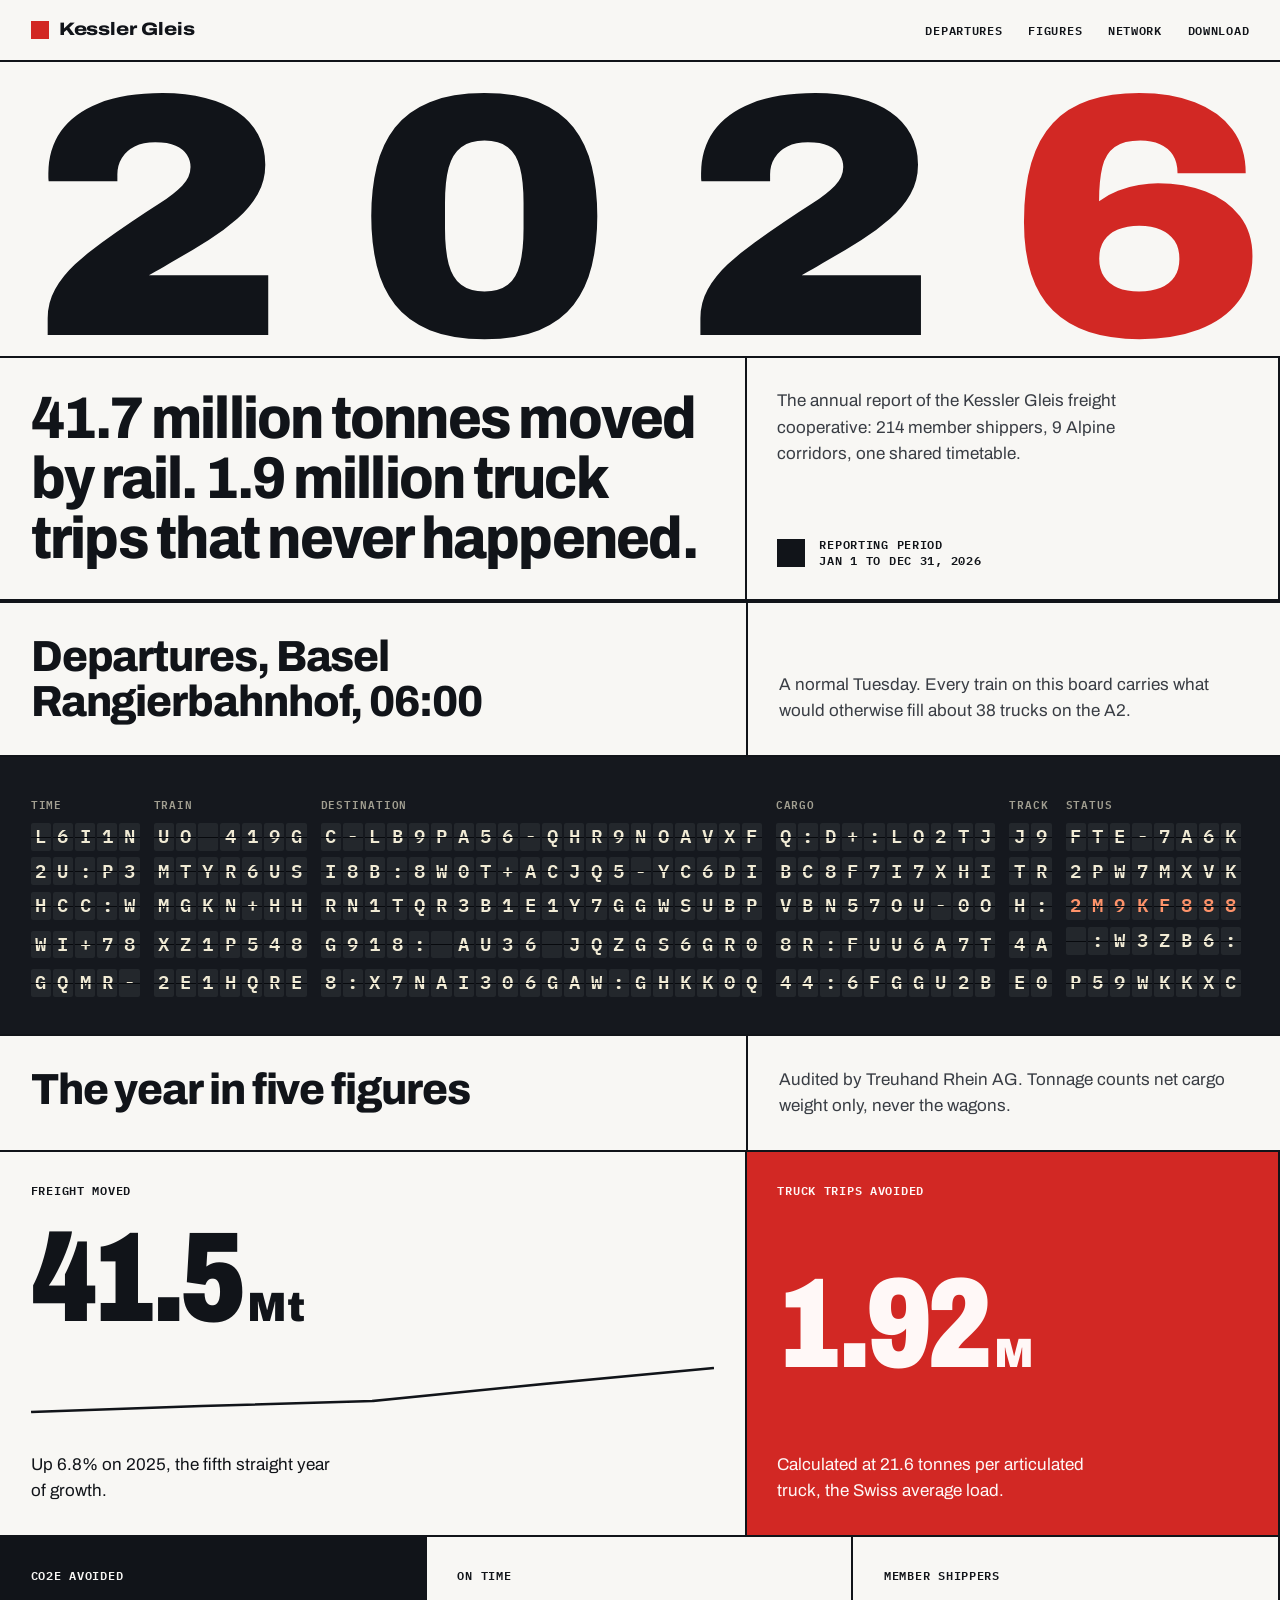
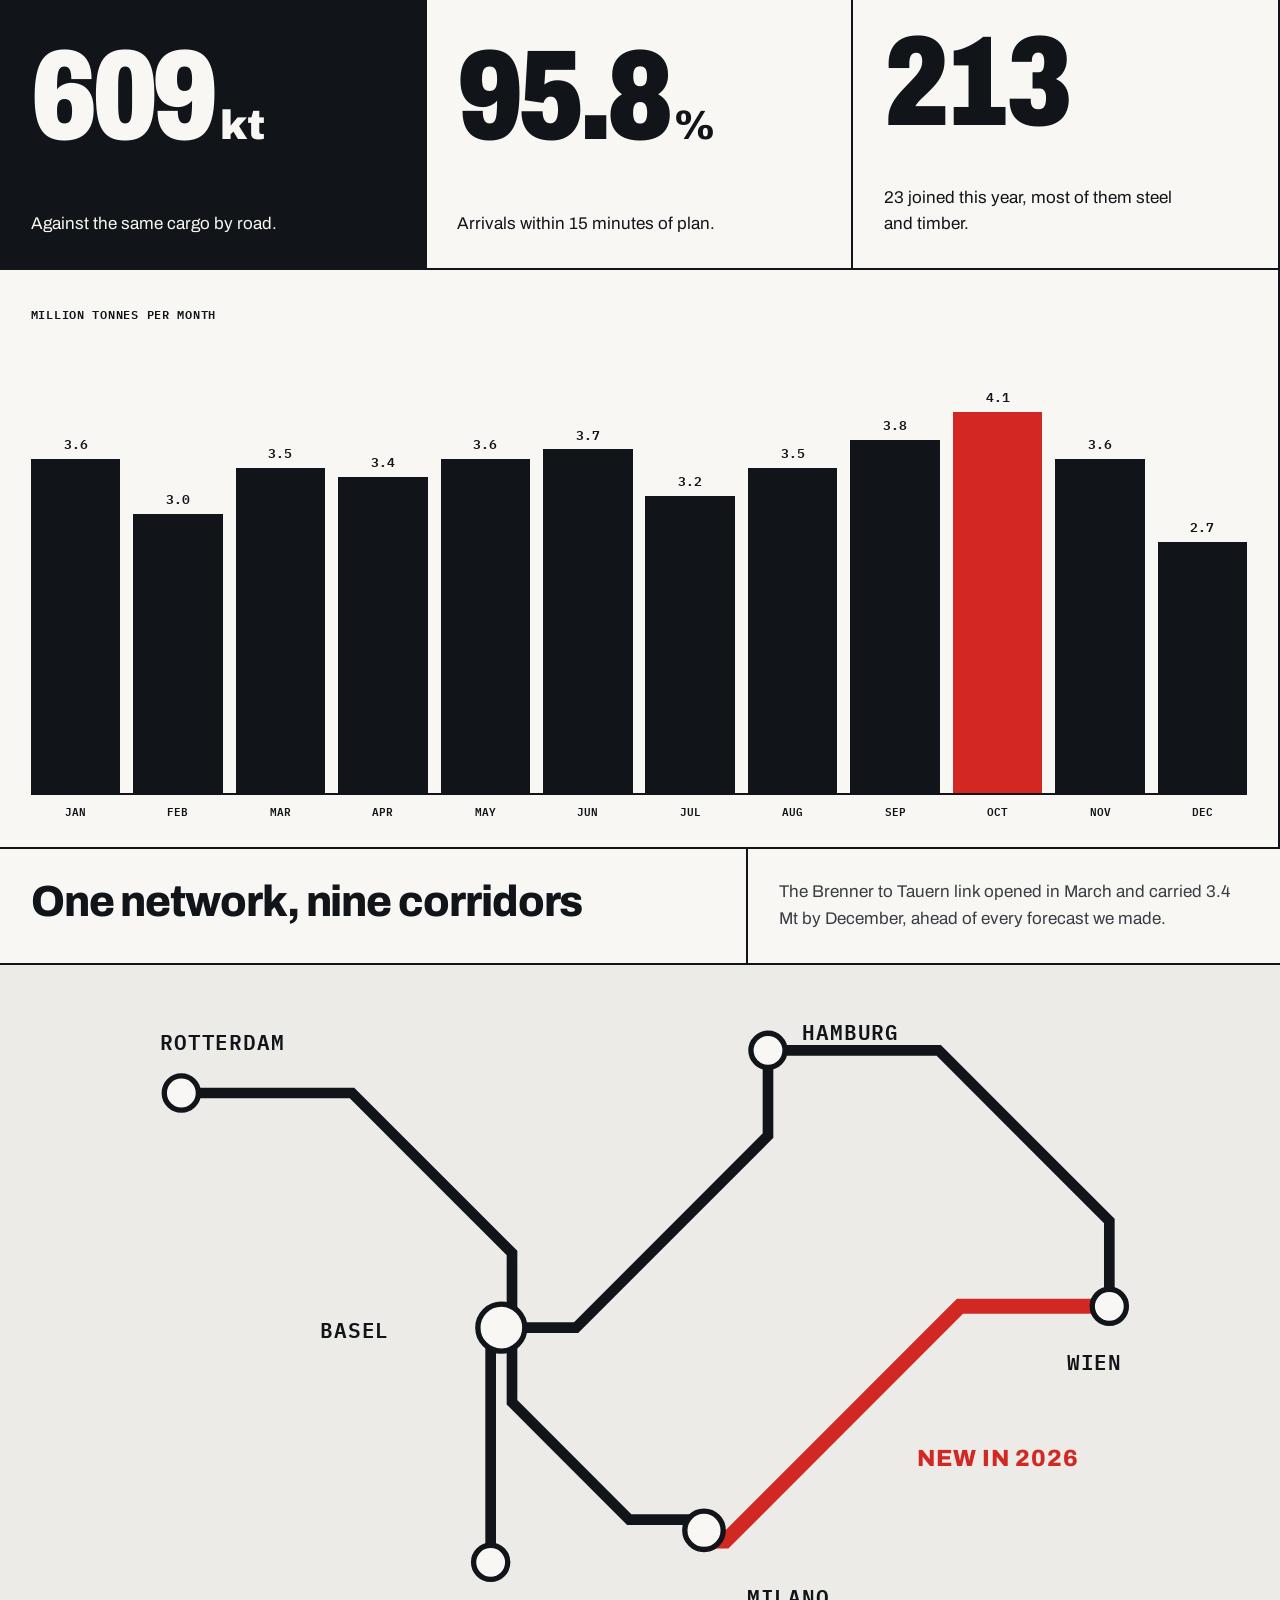
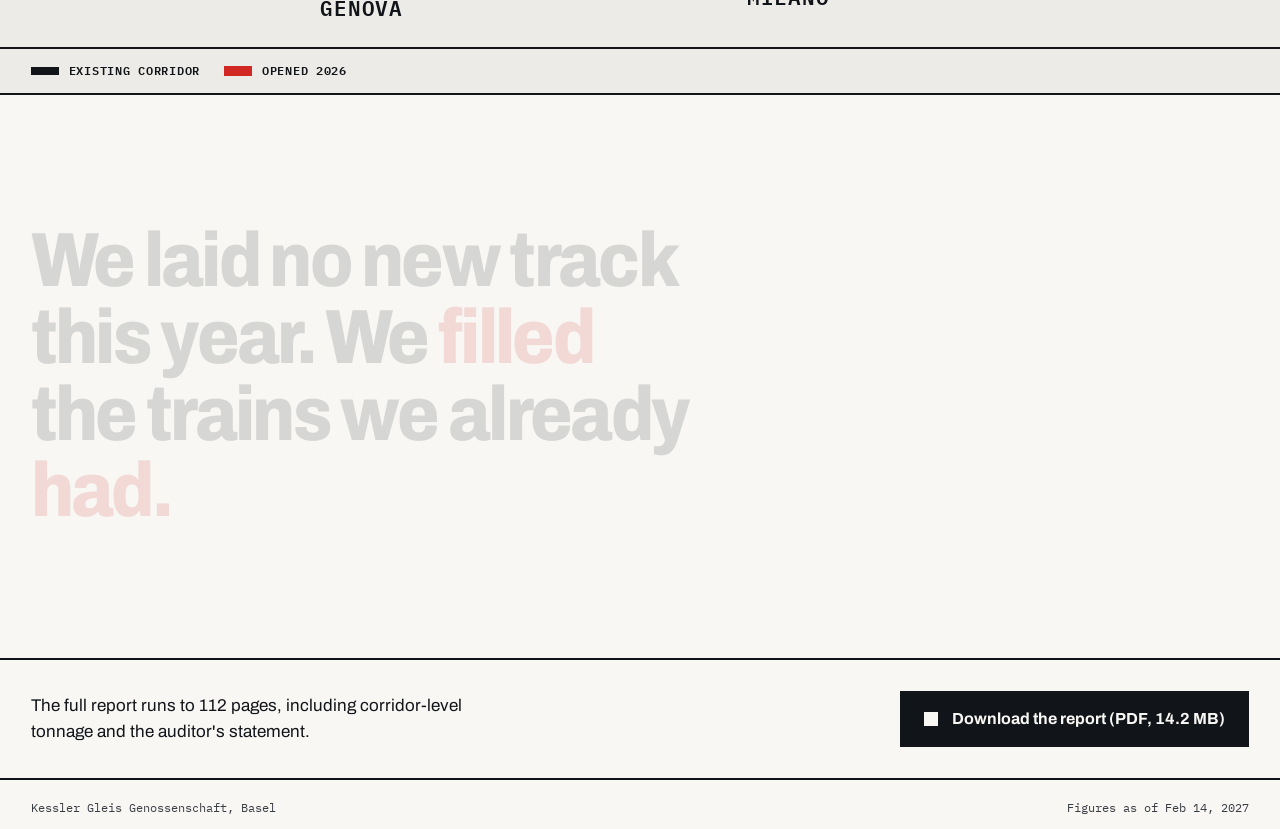
<file: .github/skills/design-taste/templates/swiss-report.html>
<!doctype html>
<html lang="en">
<head>
<meta charset="utf-8">
<meta name="viewport" content="width=device-width,initial-scale=1">
<title>Kessler Gleis Annual Report 2026</title>
<link rel="preconnect" href="https://fonts.googleapis.com">
<link rel="preconnect" href="https://fonts.gstatic.com" crossorigin>
<link href="https://fonts.googleapis.com/css2?family=Archivo:wdth,wght@62..125,100..900&family=IBM+Plex+Mono:wght@400;600&display=swap" rel="stylesheet">
<style>
/* Theme lock: light only. This is the printed annual report, read at a desk under office light; the paper is the brand. */
:root{
  --paper: oklch(97.5% 0.004 90);
  --paper-2: oklch(94% 0.005 90);
  --ink: oklch(19% 0.012 260);
  --ink-2: oklch(36% 0.012 260);
  --signal: oklch(56% 0.205 28);
  --signal-ink: oklch(98.5% 0.008 28);
  --board: oklch(21% 0.012 260);
  --flap: oklch(27% 0.012 260);
  --flap-ink: oklch(94% 0.03 95);
  --ease-out: cubic-bezier(.23,1,.32,1);
  --ease-mech: cubic-bezier(.7,0,.2,1);
  --gut: clamp(16px, 2.4vw, 32px);
  /* z-index scale */
  --z-sticky: 10;
}
*{box-sizing:border-box}
html{-webkit-text-size-adjust:100%}
body{margin:0;background:var(--paper);color:var(--ink);font-family:"Archivo",system-ui,sans-serif;font-size:17px;line-height:1.55;font-variation-settings:"wdth" 100}
.mono{font-family:"IBM Plex Mono",ui-monospace,monospace}
h1,h2,h3{text-wrap:balance;margin:0}
p{text-wrap:pretty;margin:0}
a{color:inherit}
.sr{position:absolute;width:1px;height:1px;overflow:hidden;clip:rect(0 0 0 0);white-space:nowrap}
:focus-visible{outline:3px solid var(--signal);outline-offset:3px}

/* Header */
.top{position:sticky;top:0;z-index:var(--z-sticky);display:flex;justify-content:space-between;align-items:center;gap:16px;padding:14px var(--gut);background:var(--paper);border-bottom:2px solid var(--ink)}
.brand{font-weight:800;font-variation-settings:"wdth" 118;letter-spacing:-.01em;text-decoration:none;display:flex;align-items:center;gap:10px;font-size:18px}
.brand i{width:18px;height:18px;background:var(--signal);display:inline-block}
.top nav{display:flex;gap:clamp(12px,2vw,28px);font:600 12px/1 "IBM Plex Mono",monospace;text-transform:uppercase;letter-spacing:.06em}
.top nav a{text-decoration:none;padding:10px 0;background:linear-gradient(var(--ink),var(--ink)) left bottom/0 2px no-repeat;transition:background-size .25s var(--ease-out)}
.top nav a:hover{background-size:100% 2px}
@media (max-width:640px){.top nav a:not(:last-child){display:none}}

/* Grid primitives */
.grid{display:grid;grid-template-columns:repeat(12,minmax(0,1fr))}
.cell{border-right:2px solid var(--ink);border-bottom:2px solid var(--ink);padding:var(--gut);position:relative;min-width:0}
.label{font:600 12px/1.3 "IBM Plex Mono",monospace;text-transform:uppercase;letter-spacing:.06em}

/* Hero */
.hero{border-bottom:2px solid var(--ink)}
.hero-year{grid-column:1/-1;display:flex;justify-content:space-between;padding:clamp(8px,2vw,24px) var(--gut) 0;font-weight:900;font-size:clamp(96px,27vw,420px);line-height:.78;letter-spacing:-.045em;overflow:hidden;border-bottom:2px solid var(--ink)}
.hero-year span{display:block;font-variation-settings:"wdth" 112;animation:widen 1.6s var(--ease-mech) both;animation-delay:calc(var(--i)*90ms)}
.hero-year span:nth-child(4){color:var(--signal)}
@keyframes widen{from{font-variation-settings:"wdth" 62;transform:translateY(18%)}}
.hero-main{grid-column:1/8}
.hero-title{font-size:clamp(34px,4.6vw,72px);line-height:1.02;letter-spacing:-.03em;font-weight:800;font-variation-settings:"wdth" 92}
.hero-side{grid-column:8/-1;display:flex;flex-direction:column;justify-content:space-between;gap:28px}
.hero-side p{max-width:38ch;color:var(--ink-2)}
.meta{display:flex;align-items:center;gap:14px}
.spinner{width:28px;height:28px;background:var(--ink);animation:quarter 2.4s var(--ease-mech) infinite}
@keyframes quarter{0%,20%{transform:rotate(0)}45%,70%{transform:rotate(90deg)}95%,100%{transform:rotate(180deg)}}
@media (max-width:820px){.hero-main,.hero-side{grid-column:1/-1}.hero-side{border-top:0}}

/* Section heading */
.sec-head{grid-column:1/-1;display:grid;grid-template-columns:repeat(12,minmax(0,1fr));column-gap:2px;background:var(--ink);border-bottom:2px solid var(--ink)}
.sec-head>*{background:var(--paper)}
.sec-head h2{grid-column:1/8;padding:var(--gut);font-size:clamp(28px,3.4vw,52px);line-height:1.04;letter-spacing:-.025em;font-weight:800;font-variation-settings:"wdth" 96}
.sec-head p{grid-column:8/-1;padding:var(--gut);color:var(--ink-2);display:grid;align-content:end}
@media (max-width:820px){.sec-head{column-gap:0}.sec-head h2,.sec-head p{grid-column:1/-1}.sec-head p{padding-top:0}}

/* Departure board */
.board-wrap{position:relative;grid-column:1/-1;background:var(--board);padding:var(--gut);overflow-x:auto;border-bottom:2px solid var(--ink)}
table.board{border-collapse:separate;border-spacing:0 6px;min-width:760px;width:100%;color:var(--flap-ink)}
.board th{font:600 11px/1 "IBM Plex Mono",monospace;text-transform:uppercase;letter-spacing:.08em;text-align:left;color:oklch(70% .02 95);padding:4px 10px 8px 0}
.board td{padding:0 14px 0 0;white-space:nowrap}
.flaps{display:inline-flex;gap:2px}
.f{display:inline-grid;place-items:center;width:1.05em;height:1.45em;background:var(--flap);border-radius:2px;font:600 clamp(15px,1.5vw,20px)/1 "IBM Plex Mono",monospace;position:relative;transform-origin:50% 50%}
.f::after{content:"";position:absolute;left:0;right:0;top:50%;height:1px;background:oklch(14% .01 260)}
.f.flip{animation:flip 70ms linear}
@keyframes flip{50%{transform:scaleY(.08)}}
.f.hot{color:oklch(78% .15 40)}

/* Figures */
.fig-grid{grid-column:1/-1}
.fig{display:flex;flex-direction:column;justify-content:space-between;gap:28px;min-height:clamp(220px,26vw,340px)}
.fig .n{font-weight:900;font-variation-settings:"wdth" 75;font-size:clamp(64px,10vw,168px);line-height:.82;letter-spacing:-.04em;font-variant-numeric:tabular-nums}
.fig .n small{font-size:.32em;letter-spacing:0;font-variation-settings:"wdth" 100;margin-left:.15em}
.fig p{max-width:34ch}
.fig.red{background:var(--signal);color:var(--signal-ink)}
.fig.inv{background:var(--ink);color:var(--paper)}
.f-a{grid-column:1/8}.f-b{grid-column:8/-1}.f-c{grid-column:1/5}.f-d{grid-column:5/9}.f-e{grid-column:9/-1}
@media (max-width:820px){.f-a,.f-b,.f-c,.f-d,.f-e{grid-column:1/-1}}
.spark{width:100%;height:64px;display:block}
.spark path{fill:none;stroke:currentColor;stroke-width:2.5;stroke-linejoin:round}

/* Bars */
.chart{grid-column:1/-1;padding:var(--gut);border-bottom:2px solid var(--ink);border-right:2px solid var(--ink)}
.bars{display:grid;grid-template-columns:repeat(12,minmax(0,1fr));align-items:end;gap:clamp(4px,1vw,14px);height:clamp(240px,34vw,420px);border-bottom:2px solid var(--ink)}
.bar{position:relative;height:var(--h);display:flex;flex-direction:column;justify-content:flex-end}
.bar i{display:block;height:100%;background:var(--ink);transform:scaleY(0);transform-origin:bottom;transition:transform 1s var(--ease-mech);transition-delay:calc(var(--i)*60ms)}
.bar.peak i{background:var(--signal)}
.bar b{position:absolute;top:-1.6em;left:0;right:0;text-align:center;font:600 clamp(10px,1.1vw,13px)/1 "IBM Plex Mono",monospace;opacity:0;transition:opacity .4s var(--ease-out);transition-delay:calc(var(--i)*60ms + .6s)}
.in .bar i{transform:scaleY(1)}
.in .bar b{opacity:1}
.months{display:grid;grid-template-columns:repeat(12,minmax(0,1fr));gap:clamp(4px,1vw,14px);margin-top:10px;font:600 11px/1 "IBM Plex Mono",monospace;text-transform:uppercase;text-align:center}

/* Network */
.map-wrap{grid-column:1/-1;border-bottom:2px solid var(--ink);overflow-x:auto;background:var(--paper-2)}
.map{display:block;min-width:720px;width:100%;height:auto}
.map .line{fill:none;stroke:var(--ink);stroke-width:10;stroke-linecap:square;stroke-linejoin:miter}
.map .line.new{stroke:var(--signal);stroke-width:14}
.map .st{fill:var(--paper);stroke:var(--ink);stroke-width:5;opacity:0;transform-box:fill-box;transform-origin:center;transform:scale(.6);transition:opacity .3s var(--ease-out),transform .5s var(--ease-out)}
.map.in .st{opacity:1;transform:none}
.map text{font:600 20px "IBM Plex Mono",monospace;fill:var(--ink);text-transform:uppercase;letter-spacing:.04em}
.map .tag{font:800 22px "Archivo",sans-serif;fill:var(--signal)}
.legend{display:flex;gap:24px;flex-wrap:wrap;padding:14px var(--gut);border-top:2px solid var(--ink)}
.legend span{display:inline-flex;align-items:center;gap:10px}
.legend i{width:28px;height:8px;background:var(--ink)}
.legend i.r{background:var(--signal);height:10px}

/* Statement */
.statement{grid-column:1/-1;padding:clamp(56px,10vw,160px) var(--gut);border-bottom:2px solid var(--ink)}
.statement p{font-weight:800;font-variation-settings:"wdth" 88;font-size:clamp(34px,6vw,96px);line-height:1;letter-spacing:-.035em;max-width:16ch}
.statement .w{opacity:.14;transition:opacity .25s linear}
.statement .w.on{opacity:1}
.statement .w.r{color:var(--signal)}

/* Download */
.dl{grid-column:1/-1;display:flex;flex-wrap:wrap;gap:24px;justify-content:space-between;align-items:center;padding:var(--gut);border-bottom:2px solid var(--ink)}
.btn{appearance:none;border:2px solid var(--ink);background:var(--ink);color:var(--paper);font:700 16px/1 "Archivo",sans-serif;padding:18px 22px;min-height:56px;display:inline-flex;align-items:center;gap:14px;cursor:pointer;transition:background .18s var(--ease-out),color .18s var(--ease-out),transform .12s var(--ease-out)}
.btn:hover{background:var(--signal);border-color:var(--signal);color:var(--signal-ink)}
.btn:active{transform:scale(.97)}
.btn[aria-busy="true"]{cursor:progress}
.btn .sq{width:14px;height:14px;background:currentColor;transition:transform .3s var(--ease-mech)}
.btn[aria-busy="true"] .sq{animation:quarter 1s var(--ease-mech) infinite}
.btn.done{background:var(--paper);color:var(--ink)}
footer{display:flex;justify-content:space-between;flex-wrap:wrap;gap:12px;padding:20px var(--gut);font:400 12px/1.4 "IBM Plex Mono",monospace;color:var(--ink-2)}

@media (prefers-reduced-motion:reduce){
  *,*::before,*::after{animation:none!important;transition-duration:.01ms!important}
  .bar i{transform:none}.bar b{opacity:1}.map .st{opacity:1;transform:none}.statement .w{opacity:1}
}
</style>
</head>
<body>

<header class="top">
  <a class="brand" href="#"><i></i>Kessler Gleis</a>
  <nav aria-label="Report sections">
    <a href="#board">Departures</a><a href="#figures">Figures</a><a href="#network">Network</a><a href="#download">Download</a>
  </nav>
</header>

<main>
<section class="hero grid" aria-labelledby="h1">
  <div class="hero-year" aria-hidden="true"><span style="--i:0">2</span><span style="--i:1">0</span><span style="--i:2">2</span><span style="--i:3">6</span></div>
  <div class="cell hero-main"><h1 id="h1" class="hero-title">41.7 million tonnes moved by rail. 1.9 million truck trips that never happened.</h1></div>
  <div class="cell hero-side">
    <p>The annual report of the Kessler Gleis freight cooperative: 214 member shippers, 9 Alpine corridors, one shared timetable.</p>
    <div class="meta"><div class="spinner" aria-hidden="true"></div><span class="label">Reporting period<br>Jan 1 to Dec 31, 2026</span></div>
  </div>
</section>

<section id="board" class="grid" aria-labelledby="h-board">
  <div class="sec-head"><h2 id="h-board">Departures, Basel Rangierbahnhof, 06:00</h2><p>A normal Tuesday. Every train on this board carries what would otherwise fill about 38 trucks on the A2.</p></div>
  <div class="board-wrap">
    <table class="board">
      <thead><tr><th>Time</th><th>Train</th><th>Destination</th><th>Cargo</th><th>Track</th><th>Status</th></tr></thead>
      <tbody id="rows"></tbody>
    </table>
  </div>
</section>

<section id="figures" class="grid" aria-labelledby="h-fig">
  <div class="sec-head"><h2 id="h-fig">The year in five figures</h2><p>Audited by Treuhand Rhein AG. Tonnage counts net cargo weight only, never the wagons.</p></div>
  <div class="grid fig-grid">
    <div class="cell fig f-a">
      <span class="label">Freight moved</span>
      <div class="n" data-to="41.7" data-dec="1">0<small>Mt</small></div>
      <svg class="spark" viewBox="0 0 300 64" preserveAspectRatio="none" aria-label="Five-year trend, rising from 33.0 to 41.7 million tonnes"><path d="M0 52 L75 46 L150 41 L225 24 L300 8"/></svg>
      <p>Up 6.8% on 2025, the fifth straight year of growth.</p>
    </div>
    <div class="cell fig f-b red">
      <span class="label">Truck trips avoided</span>
      <div class="n" data-to="1.93" data-dec="2">0<small>M</small></div>
      <p>Calculated at 21.6 tonnes per articulated truck, the Swiss average load.</p>
    </div>
    <div class="cell fig f-c inv">
      <span class="label">CO2e avoided</span>
      <div class="n" data-to="612" data-dec="0">0<small>kt</small></div>
      <p>Against the same cargo by road.</p>
    </div>
    <div class="cell fig f-d">
      <span class="label">On time</span>
      <div class="n" data-to="96.3" data-dec="1">0<small>%</small></div>
      <p>Arrivals within 15 minutes of plan.</p>
    </div>
    <div class="cell fig f-e">
      <span class="label">Member shippers</span>
      <div class="n" data-to="214" data-dec="0">0</div>
      <p>23 joined this year, most of them steel and timber.</p>
    </div>
  </div>
  <div class="chart" id="chart">
    <span class="label">Million tonnes per month</span>
    <div class="bars" style="margin-top:48px"></div>
    <div class="months" aria-hidden="true"></div>
  </div>
</section>

<section id="network" class="grid" aria-labelledby="h-net">
  <div class="sec-head"><h2 id="h-net">One network, nine corridors</h2><p>The Brenner to Tauern link opened in March and carried 3.4 Mt by December, ahead of every forecast we made.</p></div>
  <div class="map-wrap">
    <svg class="map" id="map" viewBox="0 0 1200 640" role="img" aria-label="Schematic map of the network linking Rotterdam, Hamburg, Basel, Milano, Genova and Wien. The new Wien to Milano corridor is highlighted.">
      <path class="line" d="M170 120 H330 L480 270 V340"/>
      <path class="line" d="M720 80 V160 L540 340 H480"/>
      <path class="line" d="M480 340 V410 L590 520 H660"/>
      <path class="line" d="M460 340 V560"/>
      <path class="line" d="M720 80 H880 L1040 240 V320"/>
      <path class="line new" d="M1040 320 H900 L680 540 H660"/>
      <g>
        <circle class="st" cx="170" cy="120" r="16"/><text x="150" y="80">Rotterdam</text>
        <circle class="st" cx="720" cy="80" r="16"/><text x="752" y="70">Hamburg</text>
        <circle class="st" cx="470" cy="340" r="22"/><text x="300" y="350">Basel</text>
        <circle class="st" cx="660" cy="530" r="18"/><text x="700" y="600">Milano</text>
        <circle class="st" cx="460" cy="560" r="16"/><text x="300" y="610">Genova</text>
        <circle class="st" cx="1040" cy="320" r="16"/><text x="1000" y="380">Wien</text>
        <text class="tag" x="860" y="470">New in 2026</text>
      </g>
    </svg>
    <div class="legend label"><span><i></i>Existing corridor</span><span><i class="r"></i>Opened 2026</span></div>
  </div>
</section>

<section class="grid" aria-label="Closing statement">
  <div class="statement"><p id="statement">We laid no new track this year. We filled the trains we already had.</p></div>
  <div class="dl" id="download">
    <p style="max-width:44ch">The full report runs to 112 pages, including corridor-level tonnage and the auditor's statement.</p>
    <button class="btn" id="dlbtn" type="button"><span class="sq" aria-hidden="true"></span><span class="t">Download the report (PDF, 14.2 MB)</span></button>
  </div>
</section>
</main>

<footer><span>Kessler Gleis Genossenschaft, Basel</span><span>Figures as of Feb 14, 2027</span></footer>

<script>
const reduce = matchMedia('(prefers-reduced-motion: reduce)').matches;
const once = (el, fn, threshold = .35) => {
  const io = new IntersectionObserver(es => es.forEach(e => { if (e.isIntersecting) { fn(e.target); io.unobserve(e.target); } }), { threshold });
  io.observe(el);
};

/* Split-flap board */
const CH = ' ABCDEFGHIJKLMNOPQRSTUVWXYZ0123456789:+-';
const rows = [
  ['06:12','KG 4471','MILANO SMISTAMENTO','STEEL COIL','7','ON TIME'],
  ['06:27','KG 4480','ROTTERDAM MAASVLAKTE','CONTAINERS','3','ON TIME'],
  ['06:41','KG 2213','WIEN ZVBF','SAWN TIMBER','12','+4 MIN'],
  ['06:58','KG 4492','HAMBURG BILLWERDER','AUTOMOTIVE','5','BOARDING'],
  ['07:15','KG 5107','GENOVA PORTO','GRAIN','9','ON TIME'],
];
const widths = [5,7,20,10,2,8];
const tbody = document.getElementById('rows');
rows.forEach(r => {
  const tr = document.createElement('tr');
  r.forEach((txt, c) => {
    const td = document.createElement('td');
    td.innerHTML = `<span class="sr">${txt}</span><span class="flaps" aria-hidden="true">${'<span class="f"> </span>'.repeat(widths[c])}</span>`;
    tr.appendChild(td);
  });
  tbody.appendChild(tr);
});
function setCell(td, text, delay = 0) {
  const target = text.padEnd(td.querySelectorAll('.f').length);
  td.querySelector('.sr').textContent = text;
  td.querySelectorAll('.f').forEach((f, i) => {
    f.classList.toggle('hot', /MIN/.test(text));
    if (reduce) { f.textContent = target[i]; return; }
    let steps = 6 + Math.floor(Math.random() * 10);
    setTimeout(function tick() {
      if (steps-- <= 0) { f.textContent = target[i]; return; }
      f.textContent = CH[Math.floor(Math.random() * CH.length)];
      f.classList.remove('flip'); void f.offsetWidth; f.classList.add('flip');
      setTimeout(tick, 70);
    }, delay + i * 28);
  });
}
once(tbody, () => {
  [...tbody.rows].forEach((tr, r) => [...tr.cells].forEach((td, c) => setCell(td, rows[r][c], r * 220 + c * 90)));
  const statuses = ['ON TIME','BOARDING','+2 MIN','+6 MIN','DEPARTED'];
  setInterval(() => {
    const r = Math.floor(Math.random() * rows.length);
    setCell(tbody.rows[r].cells[5], statuses[Math.floor(Math.random() * statuses.length)]);
  }, 4200);
}, .2);

/* Counters */
document.querySelectorAll('.fig .n').forEach(el => {
  const to = +el.dataset.to, dec = +el.dataset.dec, unit = el.querySelector('small')?.outerHTML || '';
  const fmt = v => v.toLocaleString('en-US', { minimumFractionDigits: dec, maximumFractionDigits: dec }) + unit;
  if (reduce) { el.innerHTML = fmt(to); return; }
  once(el, () => {
    const t0 = performance.now(), dur = 1600;
    requestAnimationFrame(function step(t) {
      const p = Math.min(1, (t - t0) / dur), e = 1 - Math.pow(2, -10 * p);
      el.innerHTML = fmt(p === 1 ? to : to * e);
      if (p < 1) requestAnimationFrame(step);
    });
  });
});

/* Bars */
const months = [['Jan',3.6],['Feb',3.0],['Mar',3.5],['Apr',3.4],['May',3.6],['Jun',3.7],['Jul',3.2],['Aug',3.5],['Sep',3.8],['Oct',4.1],['Nov',3.6],['Dec',2.7]];
const bars = document.querySelector('.bars'), ml = document.querySelector('.months');
months.forEach(([m, v], i) => {
  bars.insertAdjacentHTML('beforeend', `<div class="bar${v === 4.1 ? ' peak' : ''}" style="--h:${(v / 4.5 * 100).toFixed(1)}%;--i:${i}"><b>${v.toFixed(1)}</b><i></i><span class="sr">${m}: ${v} million tonnes</span></div>`);
  ml.insertAdjacentHTML('beforeend', `<span>${m}</span>`);
});
once(document.getElementById('chart'), el => el.classList.add('in'));

/* Network lines draw in */
const map = document.getElementById('map');
const lines = [...map.querySelectorAll('.line')];
lines.forEach(p => { const L = p.getTotalLength(); p.style.strokeDasharray = L; p.style.strokeDashoffset = reduce ? 0 : L; });
once(map, () => {
  map.classList.add('in');
  if (reduce) return;
  lines.forEach((p, i) => p.animate([{ strokeDashoffset: p.getTotalLength() }, { strokeDashoffset: 0 }],
    { duration: p.classList.contains('new') ? 1400 : 900, delay: i * 180 + (p.classList.contains('new') ? 400 : 0), easing: 'cubic-bezier(.7,0,.2,1)', fill: 'forwards' }));
}, .25);

/* Statement: words light up as you read down */
const st = document.getElementById('statement');
st.innerHTML = st.textContent.split(' ').map(w => `<span class="w${/filled|had/.test(w) ? ' r' : ''}">${w}</span>`).join(' ');
const words = [...st.querySelectorAll('.w')];
if (!reduce) {
  const io = new IntersectionObserver(es => es.forEach(e => {
    const r = e.intersectionRatio;
    words.forEach((w, i) => w.classList.toggle('on', i / words.length < (r - .05) * 1.6));
  }), { threshold: Array.from({ length: 41 }, (_, i) => i / 40) });
  io.observe(st);
}

/* Download button states */
const btn = document.getElementById('dlbtn');
btn.addEventListener('click', () => {
  if (btn.getAttribute('aria-busy') === 'true') return;
  const t = btn.querySelector('.t');
  btn.setAttribute('aria-busy', 'true'); t.textContent = 'Preparing PDF';
  setTimeout(() => { btn.removeAttribute('aria-busy'); btn.classList.add('done'); t.textContent = 'Saved to Downloads'; }, 1400);
});
</script>
</body>
</html>
</file>
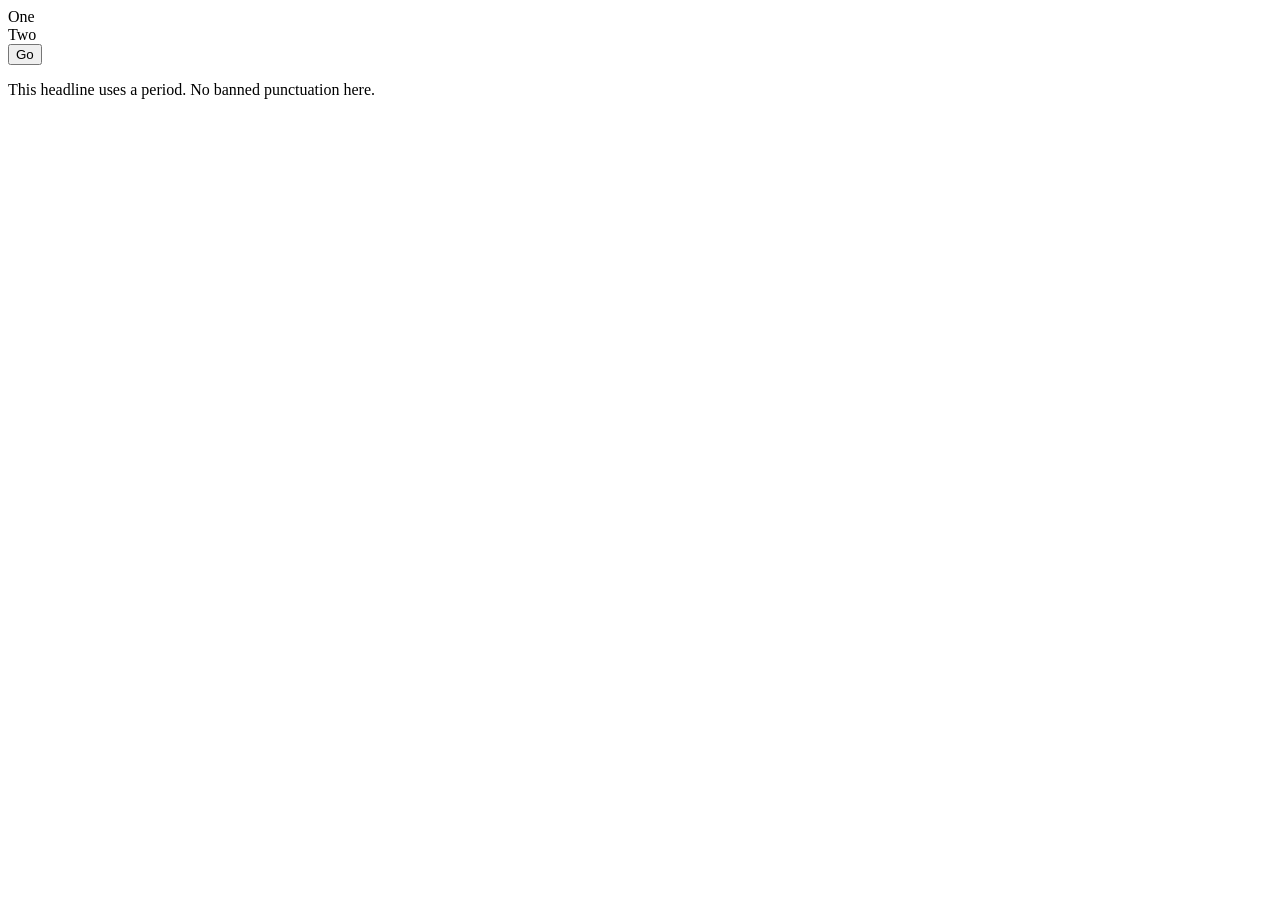
<file: .github/skills/design-taste/scripts/fixtures/clean.html>
<!DOCTYPE html>
<html>
<head>
<style>
  .card {
    transition: transform 0.2s ease-out, opacity 0.2s ease-out;
  }
  .card:focus-visible {
    outline: 2px solid var(--accent);
  }
  .card:focus {
    outline: none;
  }
  .modal { z-index: 40; }
  .enter { transform: scale(0.95); opacity: 0; }
  .hero { min-height: 100dvh; }
  h1 { font-family: Geist; }
  body { font-family: Geist; }
  :root { --z-modal: 1400; }
  .tooltip { z-index: 1400; }
</style>
</head>
<body>
  <section>One</section>
  <section>Two</section>
  <button class="outline-none focus-visible:ring-2">Go</button>
  <p>This headline uses a period. No banned punctuation here.</p>
</body>
</html>
</file>
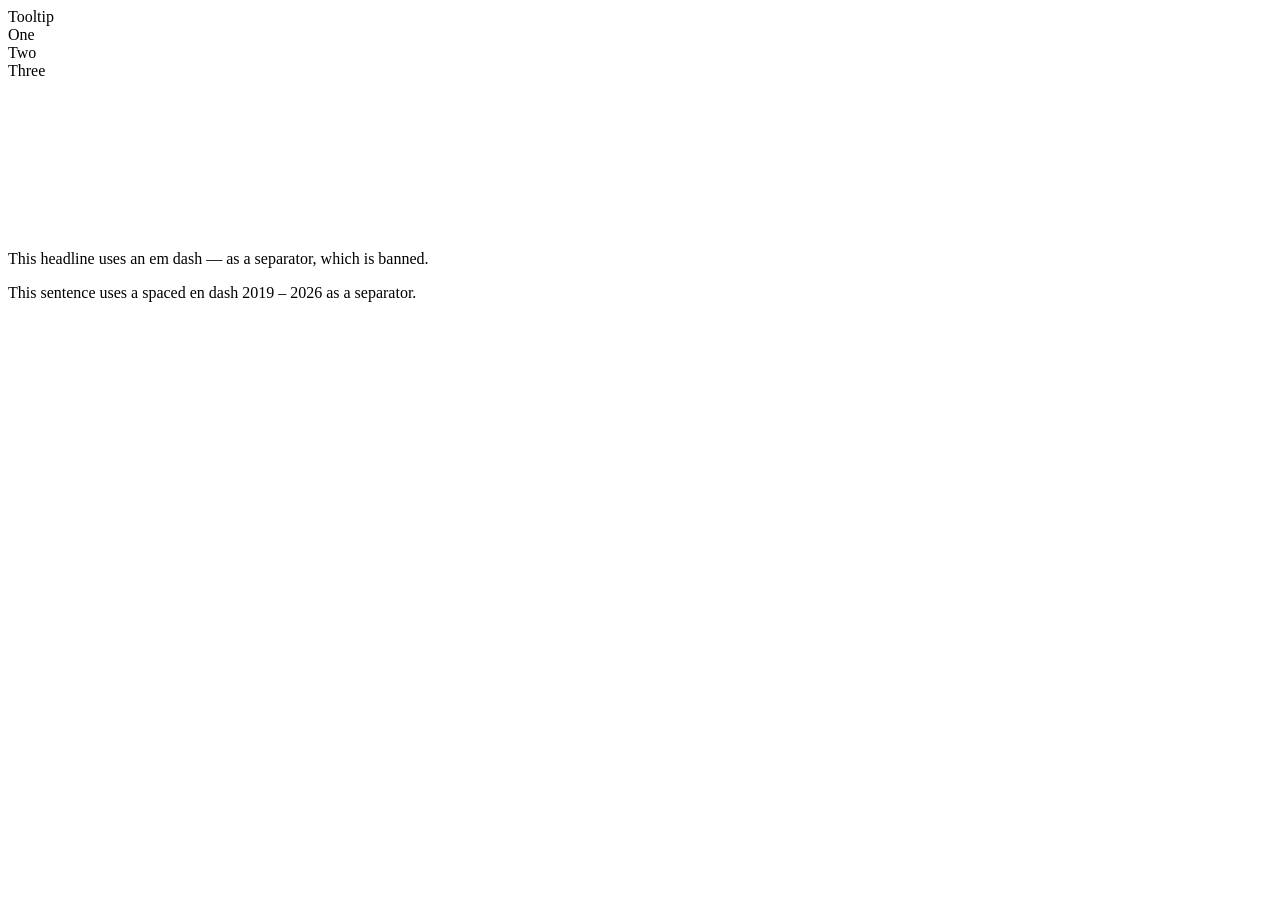
<file: .github/skills/design-taste/scripts/fixtures/dirty.html>
<!DOCTYPE html>
<html>
<head>
<link href="https://fonts.googleapis.com/css2?family=Roboto" rel="stylesheet">
<style>
  .card {
    transition: all 0.3s ease;
    outline: none;
  }
  .modal { z-index: 999; }
  .enter { transform: scale(0); }
  .hero { height: 100vh; }
  h1 { font-family: Georgia; }
  h2 { font-family: Helvetica; }
  h3 { font-family: "Comic Sans MS"; }
  h4 { font-family: Papyrus; }
  .btn:focus-visible { outline: 2px solid blue; }
  .gradient-heading { background-clip: text; -webkit-background-clip: text; color: transparent; }
  .callout { border-left: 4px solid red; }
  .stripes { background: repeating-linear-gradient(45deg, #eee, #eee 10px, #ddd 10px, #ddd 20px); }
  .noisy { cursor: url(cursor.png), auto; }
  .old-black { color: #000; }
</style>
</head>
<body class="h-screen">
  <div class="tooltip z-[1400]">Tooltip</div>
  <section class="eyebrow uppercase tracking-wide">One</section>
  <section class="eyebrow uppercase tracking-wide">Two</section>
  <section>Three</section>
  <svg><filter id="noise"><feTurbulence baseFrequency="0.9" /></filter></svg>
  <script>window.addEventListener('scroll', onScroll);</script>
  <p>This headline uses an em dash — as a separator, which is banned.</p>
  <p>This sentence uses a spaced en dash 2019 – 2026 as a separator.</p>
</body>
</html>
</file>
<file: static/styles.css>
:root {
  --bg: #f6f4f0; --panel: #fff; --ink: #1c1b19; --muted: #6d6b66; --line: #e4e1da; --soft: #f1eee8;
  --accent: #315d98; --accent-2: #edf3fa; --accent-hover: #264f86;
  --ok: #1f8a54; --ok-bg: #edf7f2; --warn: #8a5a12; --warn-bg: #fff7df;
  --bad: #b42318; --bad-bg: #fff0ee; --info: #3557a4; --info-bg: #edf3ff;
  --radius: 8px; --ease-out: cubic-bezier(.23,1,.32,1);
  --shadow: 0 1px 2px rgba(16,24,40,.035);
  --shadow-raised: 0 12px 32px rgba(16,24,40,.12);
  font-family: "Segoe UI Variable Text", "Segoe UI", system-ui, -apple-system, sans-serif;
  font-size: 14px; color: var(--ink);
}
* { box-sizing: border-box; }
body { margin: 0; background: var(--bg); }
a { color: var(--accent); text-decoration: none; }
button, input, select, textarea { font: inherit; color: inherit; }
h1 { font-size: 22px; margin: 0 0 4px; } h2 { font-size: 17px; margin: 0 0 12px; } h3 { font-size: 15px; margin: 0 0 8px; }
.muted { color: var(--muted); } .small { font-size: 13px; } .tiny { font-size: 12px; }
.row { display: flex; gap: 12px; align-items: center; flex-wrap: wrap; } .grow { flex: 1; }
.stack > * + * { margin-top: 12px; }
.hidden { display: none !important; }

/* ---------- layout ---------- */
.app { display: grid; grid-template-columns: 224px minmax(0, 1fr); min-height: 100vh; }
.side { background: #111820; color: #b9c2cc; padding: 14px 10px; display: flex; flex-direction: column; gap: 4px; position: sticky; top: 0; height: 100vh; border-right: 1px solid #202934; }
.brand { display: flex; align-items: center; gap: 9px; color: #f7f9fb; font-weight: 700; font-size: 16px; letter-spacing: -.01em; padding: 5px 8px 16px; }
.brand .logo { width: 30px; height: 30px; border-radius: 7px; background: #edf1f5; color: #1a2633; border: 1px solid #dbe2e8; display: grid; place-items: center; font-size: 11px; font-weight: 800; letter-spacing: -.02em; }
.nav-group { font-size: 10px; text-transform: uppercase; letter-spacing: .09em; color: #7f8b99; padding: 14px 8px 5px; font-weight: 750; }
.nav a { display: flex; align-items: center; gap: 8px; min-height: 38px; padding: 8px 9px; border-radius: 6px; color: #b9c2cc; font-size: 13.5px; font-weight: 560; transition: background-color 120ms var(--ease-out), color 120ms var(--ease-out); }
.nav a:hover { background: #1a232d; color: #fff; }
.nav a.active { background: #26384c; color: #fff; box-shadow: inset 2px 0 0 #77a1cf; }
.nav .ico { display: none; width: 0; }
.nav .badge { margin-left: auto; background: #b42318; color: #fff; border-radius: 99px; font-size: 10.5px; padding: 1px 7px; }
.side .foot { margin-top: auto; font-size: 11.5px; color: #8d96a8; padding: 12px 10px 4px; border-top: 1px solid rgba(255,255,255,.07); }
.main { min-width: 0; }
.top { display: flex; align-items: center; gap: 12px; min-height: 58px; padding: 8px 26px; background: rgba(255,255,255,.98); border-bottom: 1px solid var(--line); position: sticky; top: 0; z-index: 5; }
.content { padding: 22px 26px 56px; max-width: 1360px; }
.page-head { display: flex; align-items: flex-end; gap: 16px; margin-bottom: 20px; flex-wrap: wrap; }
.page-head .grow p { margin: 2px 0 0; color: var(--muted); }

/* ---------- controls ---------- */
.btn { border: 1px solid var(--line); background: #fff; border-radius: 7px; min-height: 36px; padding: 8px 13px; cursor: pointer; font-weight: 650; display: inline-flex; align-items: center; justify-content: center; gap: 6px; white-space: nowrap; transition: transform 140ms var(--ease-out), background-color 120ms var(--ease-out), border-color 120ms var(--ease-out); }
.btn:hover { background: #f8f9fb; border-color: #d2d6dc; }
.btn:active { transform: scale(.97); }
.btn.primary { background: var(--accent); border-color: var(--accent); color: #fff; box-shadow: 0 1px 2px rgba(79,70,165,.18); }
.btn.primary:hover { background: var(--accent-hover); border-color: var(--accent-hover); }
.btn.ok { background: var(--ok); border-color: var(--ok); color: #fff; }
.btn.warn { background: #f59e0b; border-color: #f59e0b; color: #fff; }
.btn.danger { color: var(--bad); border-color: #f3c3bf; }
.btn.big { padding: 12px 18px; font-size: 16px; border-radius: 11px; }
.btn.sm { padding: 5px 10px; font-size: 13px; }
.btn:disabled { opacity: .55; cursor: default; }
.input, select.input, textarea.input { border: 1px solid #d8dde5; border-radius: 8px; min-height: 38px; padding: 8px 11px; background: #fff; min-width: 0; transition: border-color 120ms var(--ease-out), box-shadow 120ms var(--ease-out); }
.input:focus { outline: 2px solid rgba(79,70,165,.28); outline-offset: 1px; border-color: #8983b7; box-shadow: none; }
.btn:focus-visible, .iconbtn:focus-visible, .persona button:focus-visible, .chip:focus-visible, a:focus-visible { outline: 3px solid rgba(79,70,165,.24); outline-offset: 2px; }
textarea.input { width: 100%; resize: vertical; }
label.f { display: flex; flex-direction: column; gap: 5px; font-size: 13px; font-weight: 600; color: #344054; }
.form-grid { display: grid; grid-template-columns: repeat(auto-fit, minmax(190px, 1fr)); gap: 12px; }
.seg { display: inline-flex; background: var(--soft); border-radius: 9px; padding: 3px; }
.seg button { border: 0; background: transparent; padding: 6px 12px; border-radius: 7px; cursor: pointer; font-weight: 600; color: var(--muted); }
.seg button.on { background: #fff; color: var(--ink); box-shadow: var(--shadow); }

/* ---------- cards ---------- */
.card { background: var(--panel); border: 1px solid var(--line); border-radius: var(--radius); box-shadow: none; padding: 16px; }
.grid { display: grid; gap: 16px; }
.g2 { grid-template-columns: 1fr 1fr; } .g3 { grid-template-columns: repeat(3, 1fr); }
.g-main { grid-template-columns: minmax(0, 1.6fr) minmax(0, 1fr); }
.forum-card { display: grid; gap: 12px; }
.forum-title { margin: 0; }
.forum-body { white-space: pre-wrap; overflow-wrap: anywhere; line-height: 1.55; margin: 0; }
.forum-thread-body { margin: 16px 0 22px; }
.forum-replies { display: grid; gap: 10px; margin-bottom: 18px; }
.forum-reply { background: var(--soft); border-radius: 9px; padding: 12px; }
.forum-reply p { margin-top: 7px; }
.forum-input { min-height: 80px; }
.top .who { min-width: 0; }
.top .who > div { min-width: 0; }
.top .who b { display: block; max-width: 240px; overflow: hidden; text-overflow: ellipsis; white-space: nowrap; }
.kpis { display: grid; grid-template-columns: repeat(auto-fit, minmax(150px, 1fr)); gap: 14px; margin-bottom: 18px; }
.kpi { background: var(--panel); border: 1px solid var(--line); border-radius: var(--radius); padding: 14px 16px; box-shadow: none; cursor: default; }
.kpi .v { font-size: 30px; font-weight: 750; line-height: 1.1; }
.kpi .l { color: var(--muted); font-size: 13px; font-weight: 600; }
.kpi.bad .v { color: var(--bad); } .kpi.warn .v { color: var(--warn); } .kpi.ok .v { color: var(--ok); }
.kpi.click { cursor: pointer; } .kpi.click:hover { border-color: #c7d2fe; }
.overview-kpis { grid-template-columns: repeat(4, minmax(120px, 1fr)); }
.metric-strip {
  display: grid;
  grid-template-columns: repeat(4, minmax(0, 1fr));
  border: 1px solid var(--line);
  border-radius: 10px;
  background: #fff;
  margin-bottom: 16px;
  overflow: hidden;
}
.metric-card {
  min-width: 0;
  min-height: 118px;
  border: 0;
  border-right: 1px solid var(--line);
  background: #fff;
  padding: 18px 20px;
  text-align: left;
  cursor: pointer;
  display: grid;
  align-content: space-between;
  transition: background-color 120ms var(--ease-out);
}
.metric-card:last-child { border-right: 0; }
.metric-card:hover { background: #fafbfc; }
.metric-card .metric-label { color: var(--muted); font-size: 12.5px; font-weight: 650; }
.metric-card strong { display: block; font-size: 32px; line-height: 1; letter-spacing: -.04em; color: var(--ink); }
.metric-trend { color: #7b8695; font-size: 11.5px; }
.metric-trend.bad { color: var(--bad); }
.metric-trend.warn { color: var(--warn); }

.dashboard-grid {
  display: grid;
  grid-template-columns: minmax(0, 1.65fr) minmax(280px, .35fr);
  gap: 16px;
  align-items: start;
  margin-bottom: 16px;
}
.panel {
  background: #fff;
  border: 1px solid var(--line);
  border-radius: 10px;
  min-width: 0;
}
.panel-head {
  min-height: 68px;
  padding: 14px 16px;
  border-bottom: 1px solid var(--line);
  display: flex;
  align-items: center;
  justify-content: space-between;
  gap: 12px;
}
.panel-head h2 { margin: 0 0 3px; font-size: 15px; letter-spacing: -.01em; }
.panel-head p { margin: 0; color: var(--muted); font-size: 12px; }
.view-tabs { border-radius: 7px; background: #f1f3f5; }
.view-tabs button { min-height: 30px; padding: 5px 10px; border-radius: 6px; font-size: 12px; }
.view-tabs button.on { box-shadow: 0 1px 3px rgba(16,24,40,.08); }

.chart-shell {
  height: 300px;
  display: grid;
  grid-template-columns: 34px minmax(0,1fr);
  gap: 8px;
  padding: 20px 18px 10px 12px;
}
.chart-y {
  display: flex;
  flex-direction: column;
  justify-content: space-between;
  color: #98a2b3;
  font-size: 10.5px;
  text-align: right;
  padding-bottom: 38px;
}
.bar-chart {
  position: relative;
  display: grid;
  grid-template-columns: repeat(7, minmax(44px, 1fr));
  align-items: end;
  gap: 12px;
  border-bottom: 1px solid #dfe4ea;
  background: repeating-linear-gradient(to bottom, transparent 0, transparent calc(25% - 1px), #edf0f3 calc(25% - 1px), #edf0f3 25%);
}
.bar-item {
  height: 100%;
  border: 0;
  background: transparent;
  padding: 0 3px;
  display: grid;
  grid-template-rows: minmax(0,1fr) 38px;
  align-items: end;
  cursor: pointer;
  min-width: 0;
}
.bar-track {
  height: 100%;
  display: flex;
  align-items: flex-end;
  justify-content: center;
}
.bar-fill {
  width: min(42px, 70%);
  border-radius: 5px 5px 1px 1px;
  background: #7894b2;
  transition: height 220ms var(--ease-out), background-color 120ms var(--ease-out);
}
.bar-fill.bar-warn { background: #d2a23a; }
.bar-fill.bar-danger { background: #c46258; }
.bar-item:hover .bar-fill { filter: brightness(.94); }
.bar-name {
  height: 38px;
  display: flex;
  align-items: center;
  justify-content: center;
  gap: 5px;
  color: #667085;
  font-size: 11.5px;
  white-space: nowrap;
  overflow: hidden;
  text-overflow: ellipsis;
}
.bar-name small { color: #98a2b3; font-size: 10.5px; }
.panel-foot {
  min-height: 44px;
  border-top: 1px solid var(--line);
  display: flex;
  align-items: center;
  gap: 14px;
  padding: 8px 16px;
  color: var(--muted);
  font-size: 11.5px;
}
.legend-dot { width: 7px; height: 7px; border-radius: 50%; display: inline-block; margin-right: 5px; }
.legend-dot.normal { background: #7894b2; }
.legend-dot.warning { background: #d2a23a; }
.legend-dot.danger { background: #c46258; }
.text-action {
  margin-left: auto;
  border: 0;
  background: transparent;
  color: var(--accent);
  font-size: 12px;
  font-weight: 700;
  cursor: pointer;
}
.dashboard-side { display: grid; gap: 16px; }
.icon-action {
  width: 30px;
  height: 30px;
  border: 1px solid var(--line);
  border-radius: 7px;
  background: #fff;
  color: var(--muted);
  cursor: pointer;
  font-size: 18px;
}
.concise-panel { display: grid; }
.concise-row {
  min-height: 70px;
  border: 0;
  border-bottom: 1px solid var(--line);
  background: #fff;
  display: flex;
  align-items: center;
  justify-content: space-between;
  text-align: left;
  padding: 12px 16px;
  cursor: pointer;
}
.concise-row:last-child { border-bottom: 0; }
.concise-row:hover { background: #fafbfc; }
.concise-row span:first-child { display: grid; gap: 3px; }
.concise-row small { color: var(--muted); font-size: 11.5px; }
.concise-row strong { font-size: 20px; line-height: 1; }
.recent-panel { margin-bottom: 20px; }
.risk-table { display: grid; }
.risk-row {
  min-height: 58px;
  width: 100%;
  border: 0;
  border-bottom: 1px solid var(--line);
  background: #fff;
  display: grid;
  grid-template-columns: 8px minmax(0,1fr) 120px 20px;
  align-items: center;
  gap: 12px;
  padding: 8px 16px;
  text-align: left;
  cursor: pointer;
}
.risk-row:last-child { border-bottom: 0; }
.risk-row:hover { background: #fafbfc; }
.risk-status { width: 7px; height: 28px; border-radius: 99px; background: #d0d5dd; }
.risk-status.bad { background: #c46258; }
.risk-status.warn { background: #d2a23a; }
.risk-name { min-width: 0; }
.risk-name strong, .risk-name small { display: block; }
.risk-name strong { white-space: nowrap; overflow: hidden; text-overflow: ellipsis; font-size: 13px; }
.risk-name small { margin-top: 3px; color: var(--muted); font-size: 11.5px; }
.risk-meta { justify-self: end; color: var(--muted); font-size: 11.5px; }
.risk-meta.bad { color: var(--bad); font-weight: 700; }
.empty-state { min-height: 100px; display: grid; place-items: center; color: var(--muted); font-size: 12.5px; }
.workload-card { min-width: 0; }
.attention-list { display: grid; }
.attention-row {
  width: 100%; border: 0; border-bottom: 1px solid var(--line); background: transparent;
  display: flex; align-items: center; gap: 10px; padding: 9px 0; text-align: left; cursor: pointer;
}
.attention-row:last-child { border-bottom: 0; }
.attention-row:hover { background: #fafbfc; }
.attention-row small { display: block; margin-top: 2px; color: var(--muted); }
.people-list { max-height: min(60vh, 560px); overflow: auto; }
.people-list-row {
  width: 100%;
  min-height: 58px;
  padding: 8px 4px;
  display: flex;
  align-items: center;
  gap: 12px;
  border: 0;
  border-bottom: 1px solid var(--line);
  background: transparent;
  text-align: left;
  cursor: pointer;
}
.people-list-row:last-child { border-bottom: 0; }
.people-list-row:hover { background: #fafbfc; }
.people-list-row b, .people-list-row small { display: block; }
.people-list-row small { margin-top: 3px; color: var(--muted); font-size: 11.5px; }
.people-list-row .chevron { margin-left: 2px; }
.people-list-row:focus-visible { outline: 2px solid #88b1e6; outline-offset: -2px; }
.attention-summary { width: 100%; border: 0; background: transparent; display: flex; align-items: center; justify-content: space-between; padding: 2px 0; cursor: pointer; }
.chevron { color: #98a2b3; font-size: 20px; }

.pill { display: inline-flex; align-items: center; gap: 5px; border-radius: 99px; padding: 2px 9px; font-size: 12px; font-weight: 650; background: var(--soft); color: #475467; white-space: nowrap; }
.pill.ok { background: var(--ok-bg); color: var(--ok); } .pill.warn { background: var(--warn-bg); color: var(--warn); }
.pill.bad { background: var(--bad-bg); color: var(--bad); } .pill.info { background: var(--info-bg); color: var(--info); }
.pill.accent { background: var(--accent-2); color: var(--accent); }
.dot { width: 8px; height: 8px; border-radius: 50%; display: inline-block; background: currentColor; }
.prio-urgent { background: #fde2e1; color: #b42318; } .prio-high { background: #fff1e0; color: #b54708; }
.prio-medium { background: #eef2ff; color: #4338ca; } .prio-low { background: #f2f4f7; color: #475467; }

/* ---------- tables ---------- */
table.t { width: 100%; border-collapse: collapse; }
.t th { text-align: left; font-size: 12px; text-transform: uppercase; letter-spacing: .04em; color: var(--muted); font-weight: 650; padding: 8px 10px; border-bottom: 1px solid var(--line); }
.t td { padding: 10px; border-bottom: 1px solid var(--line); vertical-align: middle; }
.t tr:last-child td { border-bottom: 0; }
.t tr.hl td { background: #fff7f6; }
.t tr.click { cursor: pointer; } .t tr.click:hover td { background: #f8f9ff; }
.num { text-align: right; font-variant-numeric: tabular-nums; }

/* ---------- workload bars ---------- */
.wbar { position: relative; height: 10px; border-radius: 99px; background: var(--soft); overflow: hidden; min-width: 120px; }
.wbar > span { position: absolute; inset: 0 auto 0 0; border-radius: 99px; background: #818cf8; }
.wbar.over > span { background: #ef4444; } .wbar.near > span { background: #f59e0b; }
.wbar .th { position: absolute; top: -3px; bottom: -3px; width: 2px; background: #111827; opacity: .5; }
.member { display: flex; align-items: center; gap: 10px; }
.avatar { width: 30px; height: 30px; border-radius: 7px; background: #dde5ed !important; color: #34465a !important; display: grid; place-items: center; font-size: 11px; font-weight: 750; flex: none; border: 1px solid #ccd6df; }

/* ---------- kanban ---------- */
.board { display: grid; grid-template-columns: repeat(4, minmax(240px, 1fr)); gap: 14px; align-items: start; }
.col { background: #edf0f3; border: 1px solid #e3e7ec; border-radius: var(--radius); padding: 8px; min-height: 200px; }
.col.drop { outline: 2px dashed var(--accent); background: #e8eaff; }
.col-head { display: flex; align-items: center; gap: 8px; padding: 4px 4px 10px; font-weight: 700; }
.col-head .n { margin-left: auto; color: var(--muted); font-weight: 600; font-size: 13px; }
.tcard { background: #fff; border: 1px solid var(--line); border-radius: 8px; padding: 10px 12px; margin-bottom: 8px; cursor: pointer; box-shadow: none; }
.tcard:hover { border-color: #c7d2fe; }
.tcard.overdue { background: #fffdfc; }
.tcard.today { background: #fffefa; }
.tcard .tt { font-weight: 600; margin-bottom: 6px; }
.tcard .meta { display: flex; gap: 6px; flex-wrap: wrap; align-items: center; font-size: 12px; color: var(--muted); }

/* ---------- my tasks (member) ---------- */
.mytask { display: grid; grid-template-columns: 1fr auto; gap: 12px; align-items: center; }
.mytask.overdue { background: #fffdfc; }
.mytask.today { background: #fffefa; }
.mytask .acts { display: flex; gap: 8px; flex-wrap: wrap; justify-content: flex-end; }

/* ---------- assistant ---------- */
.chat { display: flex; flex-direction: column; gap: 14px; }
.bubble { max-width: 860px; border-radius: 14px; padding: 12px 16px; line-height: 1.5; white-space: pre-wrap; }
.bubble.q { align-self: flex-end; background: var(--accent); color: #fff; border-bottom-right-radius: 4px; }
.bubble.a { align-self: flex-start; background: #fff; border: 1px solid var(--line); border-bottom-left-radius: 4px; box-shadow: var(--shadow); }
.bubble.miss { background: var(--warn-bg); border-color: #fcd9a8; }
.src { margin-top: 10px; display: flex; flex-direction: column; gap: 6px; white-space: normal; }
.src details { background: var(--soft); border-radius: 8px; padding: 6px 10px; font-size: 13px; }
.src summary { cursor: pointer; font-weight: 600; color: #344054; }
.src blockquote { margin: 6px 0 2px; color: #475467; background: #f7f8fb; border-radius: 6px; padding: 8px 10px; white-space: pre-wrap; }
.ask-box { display: flex; gap: 10px; position: sticky; bottom: 0; background: var(--bg); padding: 14px 0 4px; }
.ask-box .input { flex: 1; font-size: 16px; padding: 12px 14px; border-radius: 12px; }
.chips { display: flex; gap: 8px; flex-wrap: wrap; }
.chip { border: 1px solid var(--line); background: #fff; border-radius: 99px; padding: 6px 12px; cursor: pointer; font-size: 13px; }
.chip:hover { border-color: var(--accent); color: var(--accent); }
.typing span { display: inline-block; width: 7px; height: 7px; margin-right: 3px; border-radius: 50%; background: #98a2b3; animation: b 1s infinite; }
.typing span:nth-child(2) { animation-delay: .15s } .typing span:nth-child(3) { animation-delay: .3s }
@keyframes b { 0%, 80%, 100% { opacity: .3 } 40% { opacity: 1 } }

/* ---------- misc ---------- */
.empty { text-align: center; color: var(--muted); padding: 30px 10px; }
.timeline { list-style: none; padding: 0; margin: 0; }
.timeline li { position: relative; padding: 0 0 14px 22px; margin-left: 6px; }
.timeline li::before { content: ""; position: absolute; left: -7px; top: 2px; width: 12px; height: 12px; border-radius: 50%; background: #fff; border: 2px solid var(--accent); }
.timeline li:last-child { border-left-color: transparent; }
mark { background: #fde68a; padding: 0 2px; border-radius: 3px; }
code, .mono { font-family: Consolas, "Cascadia Mono", monospace; font-size: 12.5px; }
.hex { font-family: Consolas, monospace; font-size: 12px; background: #0f172a; color: #a5f3fc; padding: 10px 12px; border-radius: 8px; word-break: break-all; }
.hex.plain { color: #fde68a; }
.alert { border-radius: 10px; padding: 12px 14px; background: var(--info-bg); color: #1e3a8a; }
.alert.warn { background: var(--warn-bg); color: #7a2e0e; } .alert.bad { background: var(--bad-bg); color: #7a271a; } .alert.ok { background: var(--ok-bg); color: #054f31; }
.stars { display: inline-flex; gap: 4px; }
.stars button { border: 1px solid var(--line); background: #fff; width: 34px; height: 34px; border-radius: 8px; cursor: pointer; font-weight: 700; }
.stars button.on { background: var(--accent); color: #fff; border-color: var(--accent); }

/* bell + menus */
.iconbtn { position: relative; border: 1px solid var(--line); background: #fff; width: 38px; height: 38px; border-radius: 10px; cursor: pointer; font-size: 17px; }
.iconbtn .n { position: absolute; top: -5px; right: -5px; background: #ef4444; color: #fff; border-radius: 99px; font-size: 11px; padding: 0 6px; font-weight: 700; }
.pop { position: absolute; right: 0; top: 46px; width: 380px; max-height: 460px; overflow: auto; background: #fff; border: 1px solid var(--line); border-radius: 12px; box-shadow: 0 12px 32px rgba(16,24,40,.18); z-index: 30; }
.pop .it { padding: 10px 14px; border-bottom: 1px solid var(--line); font-size: 14px; cursor: pointer; }
.pop .it.unread { background: #f5f6ff; }
.pop .it:hover { background: var(--soft); }
.who { display: flex; align-items: center; gap: 10px; }

/* modal + drawer */
.overlay { position: fixed; inset: 0; background: rgba(15,23,42,.45); z-index: 40; display: flex; justify-content: center; align-items: flex-start; padding: 6vh 16px; overflow: auto; }
.modal { background: #fff; border-radius: 16px; width: 100%; max-width: 640px; padding: 22px; box-shadow: 0 24px 48px rgba(16,24,40,.25); }
.modal.wide { max-width: 980px; }
.modal-head { display: flex; align-items: center; gap: 10px; margin-bottom: 14px; }
.modal-head h2 { margin: 0; flex: 1; }
.x { border: 0; background: transparent; font-size: 22px; cursor: pointer; color: var(--muted); }
.toast-wrap { position: fixed; bottom: 22px; left: 50%; transform: translateX(-50%); z-index: 60; display: flex; flex-direction: column; gap: 8px; align-items: center; }
.toast { background: #111827; color: #fff; padding: 10px 16px; border-radius: 10px; box-shadow: 0 8px 20px rgba(0,0,0,.2); font-weight: 600; }
.toast.bad { background: #b42318; } .toast.ok { background: #12805c; }

/* login */
.login { min-height: 100vh; display: grid; grid-template-columns: minmax(360px, .86fr) minmax(420px, 1.14fr); background: #fff; }
.login .hero { background: #111820; color: #d1d8e0; padding: 56px clamp(40px, 6vw, 76px); display: flex; flex-direction: column; justify-content: center; gap: 22px; border-right: 1px solid #202934; }
.login .hero h1 { font-size: clamp(36px, 4vw, 52px); color: #f7f9fb; line-height: 1.06; letter-spacing: -.045em; max-width: 560px; text-wrap: balance; }
.login .hero ul { max-width: 570px; padding-left: 20px; display: grid; gap: 10px; }
.login .hero li { margin: 0; line-height: 1.55; color: #d0d5e4; }
.login .hero li::marker { color: #aaa6ca; }
.login .panel { display: flex; flex-direction: column; justify-content: center; padding: 48px; max-width: 620px; width: 100%; margin: 0 auto; }
.login .panel > h1 { font-size: 28px; letter-spacing: -.03em; }
.persona { display: grid; grid-template-columns: repeat(2, minmax(0,1fr)); gap: 8px; }
.persona button { text-align: left; border: 1px solid var(--line); background: #fff; border-radius: 9px; min-height: 64px; padding: 9px 11px; cursor: pointer; transition: border-color 120ms var(--ease-out), background-color 120ms var(--ease-out), transform 140ms var(--ease-out); }
.persona button:hover { border-color: #aaa5c9; background: #fafaff; }
.persona button:active { transform: scale(.98); }
.persona b { display: block; }
.ai-pill { margin-left: auto; }
.proof-ok { color: var(--ok); font-weight: 700; } .proof-bad { color: var(--bad); font-weight: 700; }
.section-title { display: flex; align-items: center; gap: 10px; margin-bottom: 12px; }
.section-title h2 { margin: 0; }
.score-big { font-size: 44px; font-weight: 800; color: var(--ok); line-height: 1; }

/* judge demo */
.tour { width: 100%; margin-top: 18px; }
.demo-step { padding: 18px 20px; }
.demo-row { display: flex; gap: 16px; align-items: flex-start; }
.demo-num { flex: 0 0 34px; height: 34px; border-radius: 50%; background: var(--accent); color: #fff;
  font-weight: 800; display: flex; align-items: center; justify-content: center; }
.demo-h { margin: 0 0 6px; font-size: 17px; }
.demo-why { margin: 0 0 12px; line-height: 1.5; }
.demo-ans { margin: 8px 0; white-space: pre-wrap; line-height: 1.55; }
.demo-t td { vertical-align: top; }
.demo-t td:first-child { width: 110px; }

/* Workspace shell */
:root {
  --rail: #101013;
  --rail-raised: #1a1a1f;
  --rail-line: #29292f;
  --rail-text: #e9e9ee;
  --rail-muted: #94949e;
  --rail-accent: #5b8fd6;
  --z-sticky: 10;
  --z-scrim: 20;
  --z-drawer: 21;
  --z-menu: 30;
  --z-toast: 40;
}
.app { grid-template-columns: 252px minmax(0, 1fr); min-height: 100dvh; }
.side {
  z-index: 1;
  min-width: 0;
  padding: 14px 10px 0;
  gap: 0;
  background: var(--rail);
  color: var(--rail-text);
  border-right: 1px solid var(--rail-line);
  overflow: hidden;
}
.brand-plate {
  display: flex;
  align-items: center;
  gap: 10px;
  min-height: 58px;
  margin: 0 4px 12px;
  padding: 10px 12px;
  border-radius: 9px;
  background: #f7f8fa;
  color: var(--accent);
}
.brand-mark {
  position: relative;
  width: 30px;
  height: 30px;
  flex: none;
  display: grid;
  place-items: center;
  border: 1px solid #d5deea;
  border-radius: 50%;
  background: #edf3fa;
}
.brand-mark::before {
  content: "";
  width: 10px;
  height: 14px;
  border: 1.5px solid var(--accent);
  border-radius: 8px 8px 7px 7px;
  transform: rotate(45deg);
}
.brand-mark span {
  position: absolute;
  width: 1px;
  height: 18px;
  background: var(--rail-accent);
  transform: rotate(45deg);
}
.brand-copy { min-width: 0; display: grid; gap: 3px; }
.brand-copy b { font-size: 15px; line-height: 1.1; color: #233d60; }
.brand-copy small {
  color: #6f7782;
  font-size: 8px;
  line-height: 1;
  letter-spacing: .16em;
  text-transform: uppercase;
}
.nav {
  flex: 1;
  min-height: 0;
  padding: 0 2px 12px;
  overflow: auto;
  scrollbar-width: thin;
  scrollbar-color: #34343b transparent;
}
.nav-group-block { margin: 3px 0 8px; }
.nav-group-toggle {
  width: 100%;
  min-height: 31px;
  padding: 5px 8px;
  display: flex;
  align-items: center;
  gap: 9px;
  border: 0;
  border-radius: 6px;
  background: transparent;
  color: var(--rail-muted);
  text-align: left;
  cursor: pointer;
}
.nav-group-toggle .nav-icon { width: 13px; height: 13px; opacity: .8; }
.nav-group-label {
  flex: 1;
  font-size: 10px;
  font-weight: 700;
  letter-spacing: .14em;
  text-transform: uppercase;
}
.nav-group-toggle:hover { color: #d3d3da; }
.nav-group-dot { width: 6px; height: 6px; border-radius: 50%; background: var(--rail-accent); }
.nav-chevron { font-size: 15px; line-height: 1; transition: transform 160ms var(--ease-out); }
.nav-group-block.is-closed .nav-chevron { transform: rotate(-90deg); }
.nav-group-block.is-closed .nav-group-items { display: none; }
.nav-group-items { display: grid; gap: 2px; }
.nav-group-items > a {
  position: relative;
  min-height: 38px;
  min-width: 0;
  padding: 8px 10px;
  display: flex;
  align-items: center;
  gap: 10px;
  border-radius: 7px;
  color: #b9b9c2;
  font-size: 13px;
  font-weight: 550;
  text-decoration: none;
  transition: background-color 140ms var(--ease-out), color 140ms var(--ease-out);
}
.nav-group-items > a:hover { background: var(--rail-raised); color: #fff; }
.nav-group-items > a.active { background: var(--rail-raised); color: #fff; }
.nav-group-items > a.active::before {
  position: absolute;
  top: 7px;
  bottom: 7px;
  left: -12px;
  width: 3px;
  border-radius: 0 3px 3px 0;
  background: var(--rail-accent);
  content: "";
}
.nav-icon { width: 16px; height: 16px; flex: none; opacity: .82; }
.nav-group-items > a.active .nav-icon { color: #dce8f8; opacity: 1; }
.nav-label { min-width: 0; overflow: hidden; text-overflow: ellipsis; white-space: nowrap; }
.nav-group-items .badge {
  margin-left: auto;
  min-width: 20px;
  padding: 2px 6px;
  border-radius: 999px;
  background: #34343c;
  color: #f2f2f5;
  font-size: 10px;
  text-align: center;
}
.nav-group-items > a.active .badge { background: var(--rail-accent); color: #101820; }
.projects-heading {
  padding: 10px 8px 5px;
  color: var(--rail-muted);
  font-size: 10px;
  font-weight: 700;
  letter-spacing: .14em;
  text-transform: uppercase;
}
.project-link {
  position: relative;
  min-height: 34px;
  padding: 6px 10px;
  display: flex;
  align-items: center;
  gap: 8px;
  border-radius: 7px;
  color: #b9b9c2;
  font-size: 12.5px;
  text-decoration: none;
}
.project-link:hover { background: var(--rail-raised); color: #fff; }
.project-link.active { background: var(--rail-raised); color: #fff; }
.project-link.active::before {
  position: absolute;
  left: 9px;
  width: 3px;
  height: 18px;
  border-radius: 0 3px 3px 0;
  background: var(--rail-accent);
  content: "";
}
.project-link.active .project-label { padding-left: 5px; }
.project-label { min-width: 0; overflow: hidden; text-overflow: ellipsis; white-space: nowrap; }
.project-count { margin-left: auto; color: #a7a7b0; font-size: 11px; font-variant-numeric: tabular-nums; }
.profile-button {
  width: calc(100% + 20px);
  min-height: 64px;
  margin: 0 -10px;
  padding: 10px 14px;
  display: flex;
  align-items: center;
  gap: 11px;
  border: 0;
  border-top: 1px solid var(--rail-line);
  background: transparent;
  color: var(--rail-text);
  text-align: left;
  cursor: pointer;
}
.profile-button:hover { background: #17171c; }
.profile-button .avatar {
  width: 36px;
  height: 36px;
  border-radius: 50%;
  background: #1b2836 !important;
  color: #dce8f8 !important;
  border: 1px solid #3c526e;
  box-shadow: 0 0 0 2px rgba(91,143,214,.35);
}
.profile-copy { min-width: 0; flex: 1; display: grid; gap: 3px; }
.profile-copy b, .profile-copy small { overflow: hidden; text-overflow: ellipsis; white-space: nowrap; }
.profile-copy b { color: #fff; font-size: 12px; }
.profile-copy small { color: var(--rail-muted); font-size: 10.5px; }
.profile-shift { display: flex; align-items: center; gap: 6px; }
.profile-shift i { width: 6px; height: 6px; border-radius: 50%; background: #657280; }
.profile-more { color: var(--rail-muted); font-size: 17px; letter-spacing: 1px; }
.main { display: flex; min-width: 0; min-height: 100dvh; flex-direction: column; }
.top {
  min-height: 54px;
  padding: 7px 20px;
  gap: 10px;
  z-index: var(--z-sticky);
  background: rgba(255,255,255,.98);
}
.top .ai-pill { margin-left: 0; max-width: min(420px, 42vw); overflow: hidden; text-overflow: ellipsis; }
.top #bell .nav-icon { width: 17px; height: 17px; }
.top .pop { width: min(380px, calc(100vw - 24px)); }
.top .spacer { flex: 1; }
.nav-toggle { display: none; }
.density-button {
  min-height: 34px;
  padding: 5px 9px;
  border: 1px solid var(--line);
  border-radius: 7px;
  background: #fff;
  color: var(--muted);
  font-size: 11px;
  cursor: pointer;
}
.density-button:hover { color: var(--ink); border-color: #c8d0d9; }
.top #switch { max-width: 210px; min-height: 34px; padding: 6px 9px; font-size: 12px; }
.content { width: 100%; max-width: 1480px; margin: 0 auto; padding: 22px 26px 56px; }
.account-menu {
  position: fixed;
  z-index: var(--z-menu);
  left: 14px;
  bottom: 74px;
  width: 232px;
  padding: 6px;
  border: 1px solid var(--line);
  border-radius: 10px;
  background: #fff;
  box-shadow: var(--shadow-raised);
}
.account-menu-user { display: grid; gap: 3px; padding: 9px 10px; }
.account-menu-user b { font-size: 12px; }
.account-menu-user small { color: var(--muted); font-size: 11px; }
.account-menu button {
  width: 100%;
  min-height: 36px;
  padding: 7px 10px;
  border: 0;
  border-radius: 6px;
  background: transparent;
  text-align: left;
  font-size: 12px;
  cursor: pointer;
}
.account-menu button:hover { background: var(--soft); }
.account-menu-divider { height: 1px; margin: 5px 4px; background: var(--line); }
.account-details { margin: 0 0 18px; }
.account-details div { padding: 10px 0; border-bottom: 1px solid var(--line); }
.account-details dt { color: var(--muted); font-size: 11px; }
.account-details dd { margin: 4px 0 0; font-size: 13px; font-weight: 600; }
.filter-context {
  display: flex;
  align-items: center;
  gap: 10px;
  margin: -8px 0 14px;
  color: var(--muted);
  font-size: 12px;
}
.filter-context a { font-weight: 650; }
.shell-scrim, .mobile-tabs { display: none; }
.mobile-tabs a.active { color: var(--accent); }
.mobile-tabs a.active .nav-icon { opacity: 1; }
.nav-group-toggle:focus-visible, .profile-button:focus-visible, .project-link:focus-visible,
.density-button:focus-visible, .mobile-tabs a:focus-visible, .mobile-tabs button:focus-visible {
  outline: 2px solid #88b1e6;
  outline-offset: 2px;
}

@media (max-width: 1100px) and (min-width: 761px) {
  .app { grid-template-columns: 60px minmax(0, 1fr); }
  .side { align-items: stretch; padding: 10px 6px 0; }
  .brand-plate { justify-content: center; min-height: 44px; margin: 0 0 8px; padding: 6px; background: transparent; }
  .brand-copy { display: none; }
  .brand-mark { width: 28px; height: 28px; }
  .nav { padding: 0 0 8px; }
  .nav-group-block { margin: 4px 0; padding-top: 4px; border-top: 1px solid var(--rail-line); }
  .nav-group-toggle { justify-content: center; min-height: 30px; padding: 5px 0; }
  .nav-group-label, .nav-chevron, .nav-label, .nav-group-items .badge, .projects-heading, .project-label, .project-count,
  .profile-copy, .profile-more { display: none !important; }
  .nav-group-dot { position: absolute; right: 6px; top: 2px; }
  .nav-group-toggle { position: relative; }
  .nav-group-items > a { justify-content: center; min-height: 38px; padding: 8px 0; }
  .nav-group-items > a.active::before { left: -6px; }
  .project-link { justify-content: center; padding: 7px 0; }
  .project-link.active::before { left: 0; }
  .profile-button { width: calc(100% + 12px); min-height: 54px; margin: 0 -6px; justify-content: center; padding: 8px 4px; }
  .profile-button .avatar { width: 32px; height: 32px; }
  .account-menu { left: 68px; }
  .content { padding-right: 22px; padding-left: 22px; }
}

@media (max-width: 760px) {
  .app { display: block; min-height: 100dvh; }
  .side {
    position: fixed;
    inset: 0 auto 0 0;
    z-index: var(--z-drawer);
    width: min(300px, 84vw);
    height: 100dvh;
    padding: 12px 10px 0;
    transform: translateX(-105%);
    transition: transform 180ms var(--ease-out);
    box-shadow: none;
  }
  body.nav-open .side { transform: translateX(0); box-shadow: 12px 0 32px rgba(16,22,35,.18); }
  .brand-plate { margin-bottom: 10px; }
  .nav { padding: 0 2px 12px; }
  .nav-group-label, .nav-chevron, .nav-label, .projects-heading, .project-label, .project-count, .profile-copy, .profile-more { display: initial; }
  .nav-group-label { display: block; }
  .nav-group-items .badge { display: inline-block !important; }
  .nav-group-toggle { justify-content: flex-start; min-height: 31px; padding: 5px 8px; }
  .nav-group-items > a { justify-content: flex-start; min-height: 42px; padding: 9px 10px; }
  .nav-group-items > a.active::before { left: -12px; }
  .project-link { justify-content: flex-start; min-height: 38px; padding: 7px 10px; }
  .project-link.active::before { left: 9px; }
  .project-link.active .project-label { padding-left: 5px; }
  .profile-button { width: calc(100% + 20px); min-height: 64px; margin: 0 -10px; justify-content: flex-start; padding: 10px 14px; }
  .profile-copy { display: grid; }
  .main { min-height: 100dvh; padding-bottom: calc(66px + env(safe-area-inset-bottom)); }
  .top { min-height: 54px; padding: 7px 12px; gap: 8px; }
  .nav-toggle { display: grid; width: 36px; height: 36px; flex: none; }
  .top .ai-pill { max-width: min(38vw, 180px); margin-right: auto; font-size: 10px; }
  .top .spacer { display: none; }
  .top #switch { width: 88px; max-width: 88px; padding: 6px 5px; color: var(--ink); font-size: 10px; }
  .top #switch option { color: var(--ink); }
  .density-button { display: none; }
  .content { padding: 18px 14px 40px; }
  .shell-scrim {
    position: fixed;
    inset: 0;
    z-index: var(--z-scrim);
    display: none;
    border: 0;
    background: rgba(16,16,19,.38);
  }
  body.nav-open .shell-scrim { display: block; }
  .mobile-tabs {
    position: fixed;
    inset: auto 0 0;
    z-index: var(--z-sticky);
    min-height: calc(62px + env(safe-area-inset-bottom));
    padding: 5px 8px calc(5px + env(safe-area-inset-bottom));
    display: flex;
    align-items: stretch;
    justify-content: space-around;
    border-top: 1px solid var(--line);
    background: rgba(255,255,255,.98);
  }
  .mobile-tabs a, .mobile-tabs button {
    min-width: 62px;
    padding: 5px 7px;
    display: flex;
    flex-direction: column;
    align-items: center;
    justify-content: center;
    gap: 4px;
    border: 0;
    border-radius: 7px;
    background: transparent;
    color: var(--muted);
    font-size: 10px;
    text-decoration: none;
    cursor: pointer;
  }
  .mobile-tabs .nav-icon { width: 17px; height: 17px; }
  .more-icon { font-size: 20px; line-height: 14px; letter-spacing: 1px; }
  .account-menu { left: 12px; bottom: calc(72px + env(safe-area-inset-bottom)); }
  .page-head .grow { flex-basis: 100%; }
}

@media (prefers-reduced-motion: reduce) {
  .side, .nav-chevron, .nav-group-items > a { transition-duration: .01ms; }
}

@media (max-width: 1100px) {
  .g2, .g3, .g-main { grid-template-columns: 1fr; }
  .metric-strip { grid-template-columns: repeat(2, minmax(0, 1fr)); }
  .metric-card:nth-child(2n) { border-right: 0; }
  .metric-card:nth-child(-n+2) { border-bottom: 1px solid var(--line); }
  .metric-card:nth-child(n+3) { border-bottom: 0; }
  .dashboard-grid { grid-template-columns: minmax(0, 1fr); }
  .dashboard-side { grid-template-columns: repeat(2, minmax(0, 1fr)); }
  .board { grid-template-columns: repeat(2, minmax(0, 1fr)); }
}

@media (max-width: 900px) {
  .login { grid-template-columns: 1fr; }
  .login .hero { display: none; }
}

@media (max-width: 760px) {
  .persona { grid-template-columns: 1fr; }
  .login .panel { padding: 28px 20px; }
  .board { grid-template-columns: 1fr; }
  .modal { padding: 16px; }
  .overview-kpis { grid-template-columns: repeat(2, minmax(0, 1fr)); }
  .kpi { min-width: 0; }
  .workload-card { overflow-x: auto; }
  .workload-card table { min-width: 0; table-layout: fixed; }
  .workload-card th:nth-child(2),
  .workload-card td:nth-child(2),
  .workload-card th:nth-child(5),
  .workload-card td:nth-child(5) { display: none; }
  .workload-card th:first-child { width: 42%; }
  .workload-card th:nth-child(3) { width: 32%; }
  .metric-card { min-height: 104px; padding: 14px; }
  .metric-card strong { font-size: 28px; }
  .dashboard-side { grid-template-columns: 1fr; }
  .chart-shell { height: 260px; grid-template-columns: 28px minmax(0, 1fr); padding-right: 8px; }
  .bar-chart { grid-template-columns: repeat(7, minmax(28px, 1fr)); gap: 4px; }
  .bar-name { font-size: 9.5px; }
  .bar-name small { display: none; }
  .panel-foot { flex-wrap: wrap; }
  .panel-foot .text-action { width: 100%; margin: 2px 0 0; text-align: left; }
  .risk-row { grid-template-columns: 8px minmax(0, 1fr) 20px; }
  .risk-meta { display: none; }
}

@media (prefers-reduced-motion: reduce) {
  *, *::before, *::after { scroll-behavior: auto !important; animation-duration: .01ms !important; animation-iteration-count: 1 !important; transition-duration: .01ms !important; }
}
</file>
